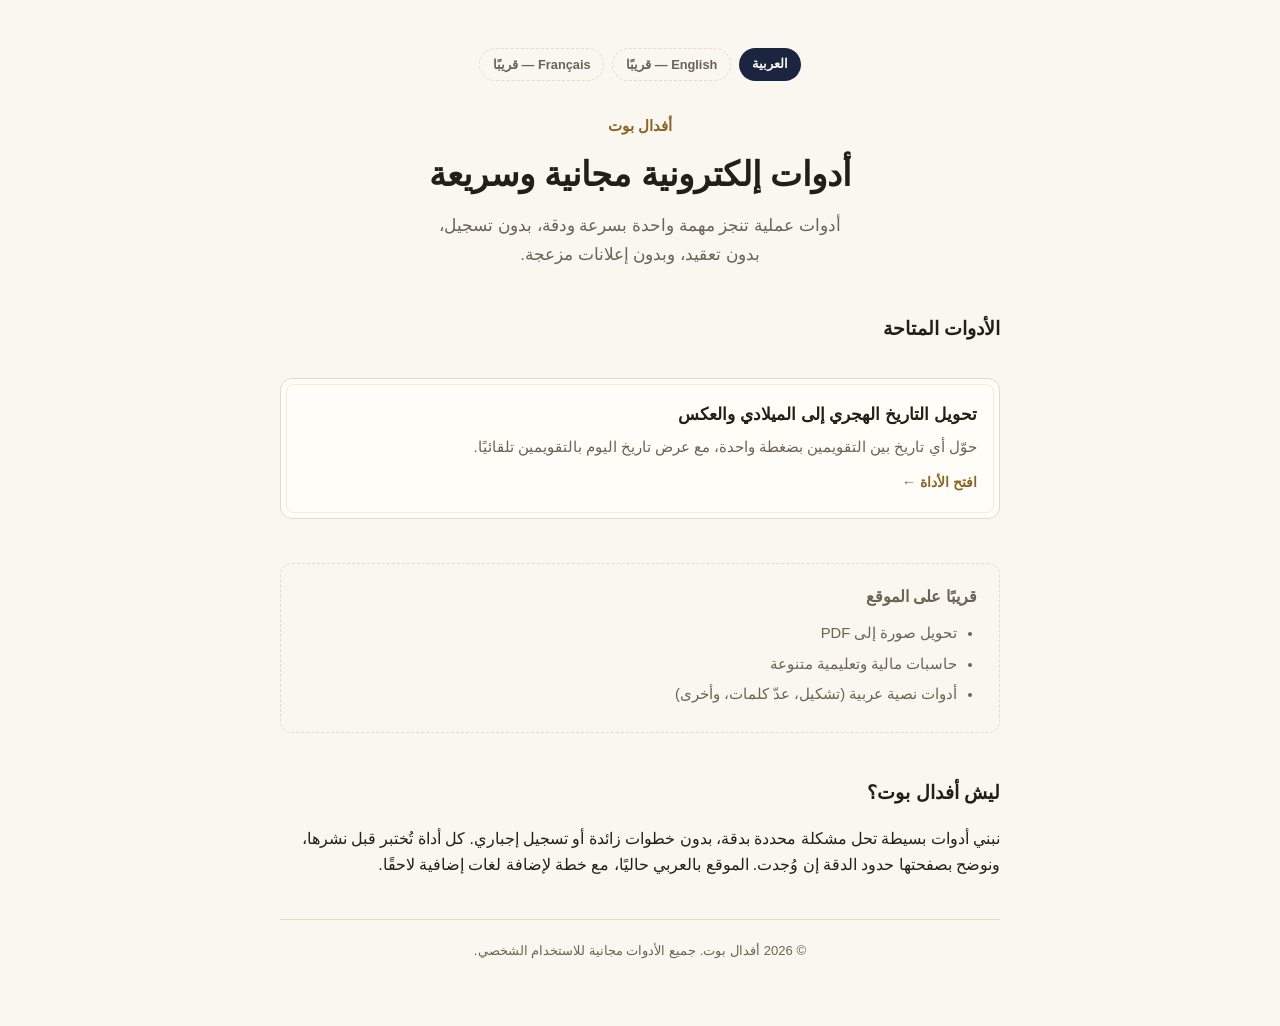
<file: index.html>
<!DOCTYPE html>
<html lang="ar" dir="rtl">
<head>
<meta charset="UTF-8">
<meta name="viewport" content="width=device-width, initial-scale=1, viewport-fit=cover">
<title>أفدال بوت | أدوات إلكترونية مجانية وسريعة</title>
<meta name="description" content="مجموعة أدوات إلكترونية مجانية: تحويل التاريخ الهجري والميلادي، وأدوات تحويل وحساب إضافية قريبًا. بدون تسجيل وبدون إعلانات مزعجة.">
<link rel="canonical" href="https://afdalbot.com/">
<style>
  :root{
    --ink:#241f16; --paper:#faf7f0; --panel:#fffdf8;
    --brass:#b4883f; --brass-dark:#8a6526; --indigo:#1b2540;
    --line:#e4dcc8; --muted:#6b6353;
    box-sizing:border-box;
    padding-top: env(safe-area-inset-top, 0px);
    padding-bottom: env(safe-area-inset-bottom, 0px);
  }
  @media (prefers-color-scheme: dark){
    :root:not([data-theme="light"]){
      --ink:#efe9da; --paper:#15130f; --panel:#1d1a14;
      --brass:#d4a94f; --brass-dark:#e8c169; --indigo:#c9d3ec;
      --line:#332e22; --muted:#9c927a;
    }
  }
  *{box-sizing:border-box;}
  html{scroll-padding-top: env(safe-area-inset-top, 0px);}
  body{
    margin:0; background:var(--paper); color:var(--ink);
    font-family:-apple-system,"Segoe UI",Tahoma,Arial,sans-serif; line-height:1.7;
    -webkit-font-smoothing:antialiased;
  }
  .wrap{max-width:760px; margin:0 auto; padding:3rem 1.25rem 4rem;}

  .langbar{
    display:flex; justify-content:center; gap:.5rem; margin-bottom:2rem; flex-wrap:wrap;
  }
  .langbar span{
    padding:.3rem .8rem; border-radius:20px; font-size:.8rem; font-weight:700;
  }
  .langbar .active{background:var(--indigo); color:var(--paper);}
  .langbar .soon-lang{border:1px dashed var(--line); color:var(--muted);}

  header{text-align:center; margin-bottom:2.75rem;}
  .kicker{color:var(--brass-dark); font-weight:700; font-size:.95rem;}
  h1{font-size:2.1rem; font-weight:900; margin:.4rem 0 .6rem;}
  header p{color:var(--muted); font-size:1.05rem; max-width:46ch; margin:0 auto;}

  h2{font-size:1.2rem; font-weight:700; margin:0 0 1rem;}

  .tools{display:grid; gap:1rem; margin-bottom:2.75rem;}
  .tool-card{
    display:block; background:var(--panel); border:1px solid var(--line);
    border-radius:12px; padding:1.4rem; text-decoration:none; color:inherit;
    position:relative;
  }
  .tool-card::before{
    content:""; position:absolute; inset:5px; border:1px solid var(--line);
    border-radius:8px; opacity:.55; pointer-events:none;
  }
  .tool-card .name{font-weight:700; font-size:1.05rem; margin-bottom:.3rem;}
  .tool-card .desc{color:var(--muted); font-size:.92rem;}
  .tool-card .go{
    display:inline-block; margin-top:.7rem; color:var(--brass-dark); font-weight:700; font-size:.88rem;
  }

  .soon{
    background:transparent; border:1px dashed var(--line); border-radius:12px;
    padding:1.2rem 1.4rem; margin-bottom:2.75rem;
  }
  .soon h2{font-size:1rem; color:var(--muted); margin-bottom:.7rem;}
  .soon ul{margin:0; padding-inline-start:1.2rem; color:var(--muted); font-size:.92rem;}
  .soon li{margin-bottom:.35rem;}

  section.about p{color:var(--ink); font-size:.98rem;}

  footer{margin-top:2.5rem; padding-top:1.25rem; border-top:1px solid var(--line); text-align:center;}
  footer p{color:var(--muted); font-size:.82rem; margin:0;}
</style>
</head>
<body>
<div class="wrap">

  <div class="langbar">
    <span class="active">العربية</span>
    <span class="soon-lang">English — قريبًا</span>
    <span class="soon-lang">Français — قريبًا</span>
  </div>

  <header>
    <div class="kicker">أفدال بوت</div>
    <h1>أدوات إلكترونية مجانية وسريعة</h1>
    <p>أدوات عملية تنجز مهمة واحدة بسرعة ودقة، بدون تسجيل، بدون تعقيد، وبدون إعلانات مزعجة.</p>
  </header>

  <div class="tools">
    <h2>الأدوات المتاحة</h2>
    <a class="tool-card" href="/ar/تحويل-التاريخ-الهجري-الى-الميلادي/">
      <div class="name">تحويل التاريخ الهجري إلى الميلادي والعكس</div>
      <div class="desc">حوّل أي تاريخ بين التقويمين بضغطة واحدة، مع عرض تاريخ اليوم بالتقويمين تلقائيًا.</div>
      <span class="go">افتح الأداة ←</span>
    </a>
  </div>

  <div class="soon">
    <h2>قريبًا على الموقع</h2>
    <ul>
      <li>تحويل صورة إلى PDF</li>
      <li>حاسبات مالية وتعليمية متنوعة</li>
      <li>أدوات نصية عربية (تشكيل، عدّ كلمات، وأخرى)</li>
    </ul>
  </div>

  <section class="about">
    <h2>ليش أفدال بوت؟</h2>
    <p>نبني أدوات بسيطة تحل مشكلة محددة بدقة، بدون خطوات زائدة أو تسجيل إجباري. كل أداة تُختبر قبل نشرها، ونوضح بصفحتها حدود الدقة إن وُجدت. الموقع بالعربي حاليًا، مع خطة لإضافة لغات إضافية لاحقًا.</p>
  </section>

  <footer>
    <p>© 2026 أفدال بوت. جميع الأدوات مجانية للاستخدام الشخصي.</p>
  </footer>

</div>
</body>
</html>
</file>
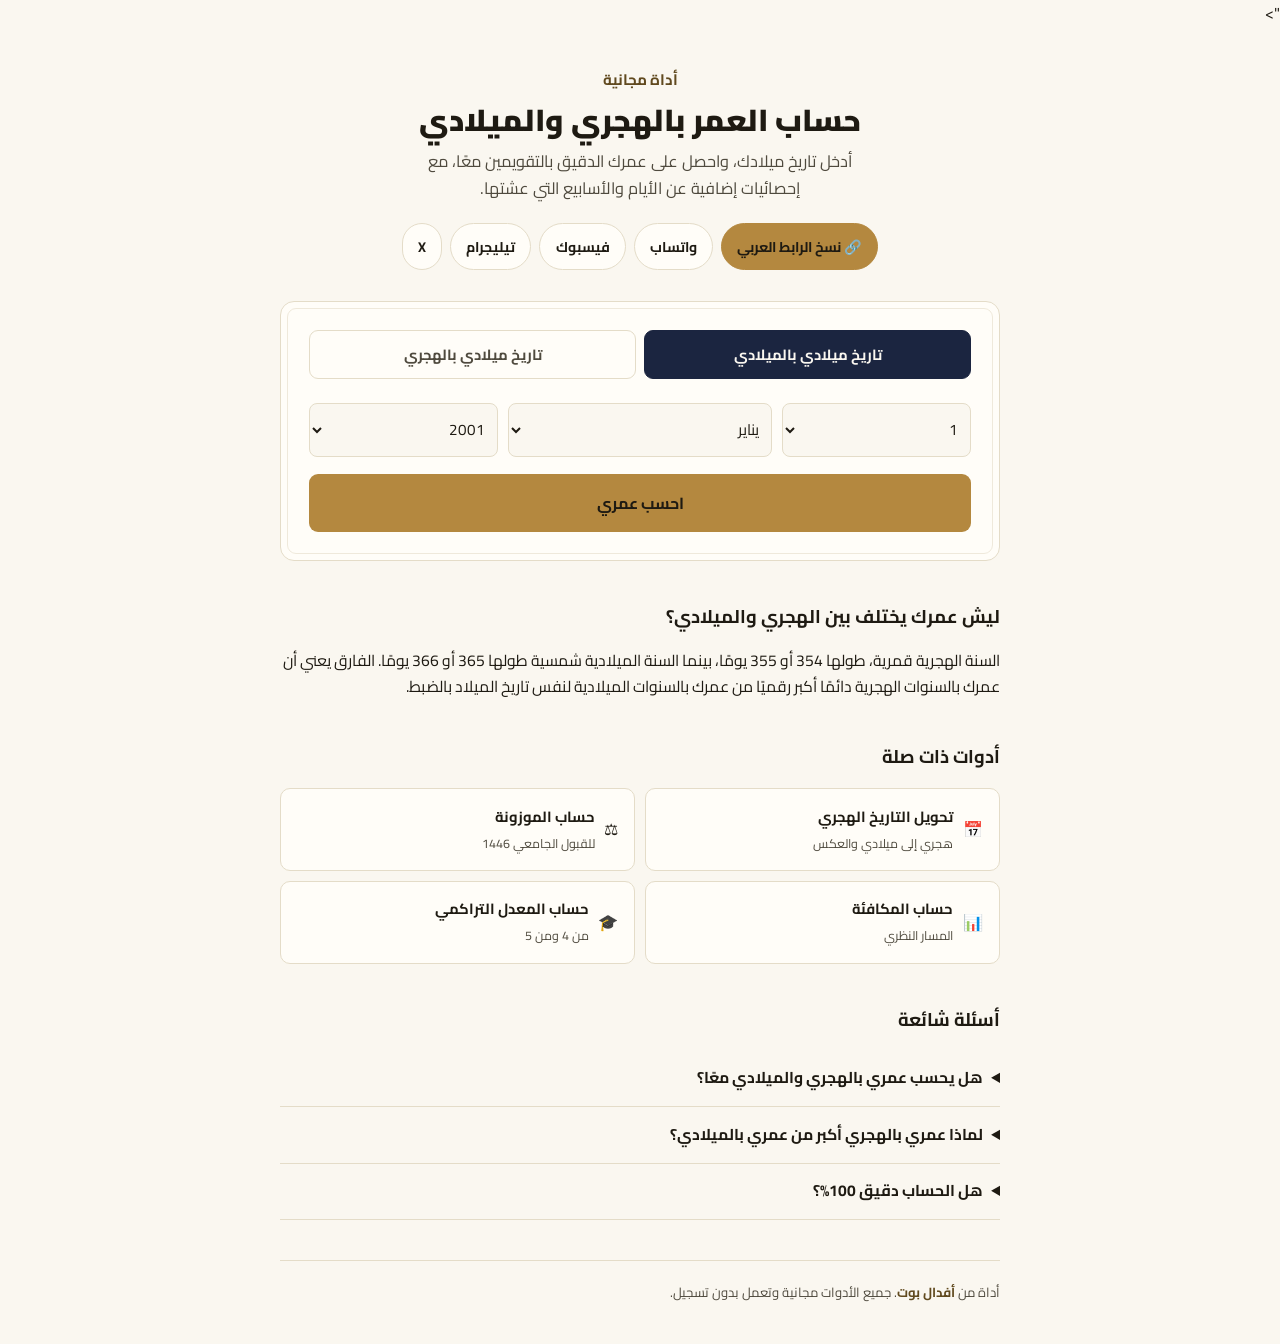
<file: ar/hisab-al-omr/index.html>
<!DOCTYPE html>
<html lang="ar" dir="rtl">
<head>
<meta charset="UTF-8">
<meta name="viewport" content="width=device-width, initial-scale=1, viewport-fit=cover">
<title>حساب العمر بالهجري والميلادي - 1446</title>
<meta name="description" content="احسب عمرك بالضبط بالتقويمين الهجري والميلادي، مع عدد الأيام التي عشتها ومتى موعد عيد ميلادك القادم.">
<link rel="canonical" href="<link rel="canonical" href="https://afdalbot.com/ar/hisab-al-omr/">">
<link rel="preload" href="/fonts/cairo-v31-arabic_latin-regular.woff2" as="font" type="font/woff2" crossorigin>
<link rel="preload" href="/fonts/cairo-v31-arabic_latin-700.woff2" as="font" type="font/woff2" crossorigin>
<link rel="preload" href="/fonts/cairo-v31-arabic_latin-900.woff2" as="font" type="font/woff2" crossorigin>
<script type="application/ld+json">
{"@context":"https://schema.org","@type":"FAQPage","mainEntity":[{"@type":"Question","name":"هل يحسب عمري بالهجري والميلادي معًا؟","acceptedAnswer":{"@type":"Answer","text":"نعم، تدخل تاريخ ميلادك مرة واحدة (هجريًا أو ميلاديًا) وتظهر لك النتيجة بالتقويمين معًا: السنوات والشهور والأيام بكل تقويم على حدة."}},{"@type":"Question","name":"لماذا عمري بالهجري أكبر من عمري بالميلادي؟","acceptedAnswer":{"@type":"Answer","text":"لأن السنة الهجرية أقصر من الميلادية بنحو 10-11 يومًا، فيتراكم مع الزمن سنوات هجرية إضافية مقارنة بنفس المدة الزمنية بالميلادي."}},{"@type":"Question","name":"هل الحساب دقيق 100%؟","acceptedAnswer":{"@type":"Answer","text":"الجزء الميلادي دقيق حسابيًا تمامًا. الجزء الهجري يعتمد التقويم الحسابي (التبويبي)، وقد يختلف بيوم واحد عن رؤية الهلال الفعلية في بعض الأشهر، وهو فرق معروف بين الطريقتين."}}]}
</script>
<style>
  @font-face{font-family:'Cairo';font-style:normal;font-weight:400;font-display:optional;src:url('/fonts/cairo-v31-arabic_latin-regular.woff2') format('woff2');}
  @font-face{font-family:'Cairo';font-style:normal;font-weight:700;font-display:optional;src:url('/fonts/cairo-v31-arabic_latin-700.woff2') format('woff2');}
  @font-face{font-family:'Cairo';font-style:normal;font-weight:900;font-display:optional;src:url('/fonts/cairo-v31-arabic_latin-900.woff2') format('woff2');}
  @font-face{font-family:'Cairo Fallback';src:local('Tahoma'),local('Arial');ascent-override:105%;descent-override:35%;line-gap-override:10%;size-adjust:102%;}
  :root{--ink:#1e1a12;--paper:#faf7f0;--panel:#fffdf8;--brass:#b4883f;--brass-dark:#614a1f;--indigo:#1b2540;--line:#e4dcc8;--muted:#4f4a3e;}
  @media (prefers-color-scheme: dark){:root:not([data-theme="light"]){--ink:#efe9da;--paper:#15130f;--panel:#1d1a14;--brass:#d4a94f;--brass-dark:#e8c169;--indigo:#c9d3ec;--line:#332e22;--muted:#b8b0a0;}}
  *{box-sizing:border-box;}body{margin:0;background:var(--paper);color:var(--ink);font-family:'Cairo','Cairo Fallback',-apple-system,"Segoe UI",Tahoma,Arial,sans-serif;line-height:1.7;-webkit-font-smoothing:antialiased;}
  .wrap{max-width:760px;margin:0 auto;padding:2.5rem 1.25rem 4rem;}header{text-align:center;margin-bottom:1.2rem;}.kicker{color:var(--brass-dark);font-weight:700;font-size:.95rem;}h1{font-size:1.9rem;font-weight:900;margin:.35rem 0 .5rem;line-height:1.35;}header p{color:var(--muted);font-size:1.02rem;margin:0 auto;max-width:52ch;}
  .sr-only{position:absolute;width:1px;height:1px;padding:0;margin:-1px;overflow:hidden;clip:rect(0,0,0,0);white-space:nowrap;border:0;}
  .share-bar{display:flex;flex-wrap:wrap;gap:.5rem;justify-content:center;margin:1.25rem 0 1.9rem;min-height:44px;}
  .share-btn{display:inline-flex;align-items:center;gap:.4rem;padding:.6rem .95rem;border-radius:999px;border:1px solid var(--line);background:var(--panel);color:var(--ink);font-weight:700;font-size:.88rem;cursor:pointer;font-family:inherit;min-height:44px;}
  .share-btn.primary{background:var(--brass);border-color:var(--brass);color:#1e1a12;}.share-btn:hover{border-color:var(--brass);}.share-btn.primary:hover{background:var(--brass-dark);color:#fff;}
  .share-btn:focus-visible,.tab:focus-visible,select:focus-visible,button.convert:focus-visible{outline:2px solid var(--brass);outline-offset:2px;}
  .toast{position:fixed;bottom:20px;left:50%;transform:translateX(-50%) translateY(20px);background:var(--indigo);color:#fff;padding:.7rem 1.1rem;border-radius:999px;font-size:.88rem;font-weight:700;opacity:0;pointer-events:none;transition:all .25s;z-index:9999;}.toast.show{opacity:1;transform:translateX(-50%) translateY(0);}
  .card{background:var(--panel);border:1px solid var(--line);border-radius:14px;padding:1.75rem;position:relative;}.card::before{content:"";position:absolute;inset:6px;border:1px solid var(--line);border-radius:9px;pointer-events:none;opacity:.6;}
  .tabs{display:flex;gap:.5rem;margin-bottom:1.5rem;}.tab{flex:1;padding:.7rem;text-align:center;border-radius:9px;cursor:pointer;font-weight:700;font-size:.92rem;border:1px solid var(--line);color:var(--muted);background:transparent;font-family:inherit;min-height:44px;}.tab.active{background:var(--indigo);color:var(--paper);border-color:var(--indigo);}
  .panel{display:none;}.panel.active{display:block;}.row{display:grid;grid-template-columns:1fr 1.4fr 1fr;gap:.6rem;margin-bottom:1.1rem;}
  select{width:100%;padding:.65rem .5rem;border-radius:8px;border:1px solid var(--line);background:var(--paper);color:var(--ink);font-family:inherit;font-size:.95rem;font-variant-numeric:tabular-nums;min-height:44px;}
  button.convert{width:100%;padding:.85rem;border:none;border-radius:9px;cursor:pointer;background:var(--brass);color:#1e1a12;font-family:inherit;font-weight:700;font-size:1rem;min-height:44px;}button.convert:hover{background:var(--brass-dark);color:#fff;}
  .results{margin-top:1.5rem;display:none;min-height:280px;}.results.show{display:block;}
  .age-grid{display:grid;grid-template-columns:1fr 1fr;gap:.8rem;margin-bottom:1rem;}.age-box{background:var(--paper);border:1px solid var(--line);border-radius:10px;padding:1rem;text-align:center;}.age-box .cal{font-size:.8rem;color:var(--muted);font-weight:700;margin-bottom:.4rem;}.age-box .big{font-size:1.5rem;font-weight:900;font-variant-numeric:tabular-nums;color:var(--indigo);}.age-box .unit{font-size:.78rem;color:var(--muted);margin-top:.2rem;}
  .stats{display:grid;grid-template-columns:1fr 1fr;gap:1px;background:var(--line);border:1px solid var(--line);border-radius:10px;overflow:hidden;}.stats>div{background:var(--panel);padding:.8rem .9rem;}.stats .lbl{font-size:.78rem;color:var(--muted);margin-bottom:.2rem;}.stats .val{font-weight:700;font-variant-numeric:tabular-nums;font-size:.95rem;}
  section.about{margin-top:2.5rem;}section.about h2{font-size:1.15rem;font-weight:700;margin-bottom:.6rem;}section.about p{font-size:.98rem;}
  .faq{margin-top:2.5rem;}.faq h2{font-size:1.15rem;font-weight:700;margin-bottom:1rem;}details{border-bottom:1px solid var(--line);padding:.9rem 0;}details summary{font-weight:700;cursor:pointer;font-size:.98rem;}details p{color:var(--muted);margin:.6rem 0 0;font-size:.92rem;}
  .related{margin-top:2.5rem;}.related h2{font-size:1.15rem;font-weight:700;margin-bottom:1rem;}.related-grid{display:grid;grid-template-columns:1fr 1fr;gap:.6rem;}.related-card{background:var(--panel);border:1px solid var(--line);border-radius:10px;padding:.9rem 1rem;text-decoration:none;color:var(--ink);display:flex;align-items:center;gap:.6rem;transition:border-color .2s;}.related-card:hover{border-color:var(--brass);}
  footer{margin-top:2.5rem;padding-top:1.25rem;border-top:1px solid var(--line);}footer p{color:var(--muted);font-size:.82rem;margin:0;}a.home{color:var(--brass-dark);font-weight:700;text-decoration:none;}
  @media (max-width:520px){.row{grid-template-columns:1fr 1fr;} .row select:nth-child(1){grid-column:1/span 2;} .related-grid{grid-template-columns:1fr;}}
</style>
</head>
<body>
<div class="wrap">
  <header>
    <div class="kicker">أداة مجانية</div>
    <h1>حساب العمر بالهجري والميلادي</h1>
    <p>أدخل تاريخ ميلادك، واحصل على عمرك الدقيق بالتقويمين معًا، مع إحصائيات إضافية عن الأيام والأسابيع التي عشتها.</p>
  </header>
  <nav class="share-bar" aria-label="مشاركة الصفحة">
    <button type="button" class="share-btn primary" onclick="copyArabicLink()">🔗 نسخ الرابط العربي</button>
    <button type="button" class="share-btn" onclick="shareWhatsApp()">واتساب</button>
    <button type="button" class="share-btn" onclick="shareFacebook()">فيسبوك</button>
    <button type="button" class="share-btn" onclick="shareTelegram()">تيليجرام</button>
    <button type="button" class="share-btn" onclick="shareX()">X</button>
  </nav>
  <div id="toast" class="toast" role="status" aria-live="polite">تم نسخ الرابط بالعربي ✅</div>
  <div class="card">
    <div class="tabs" role="tablist" aria-label="نوع الإدخال">
      <div class="tab active" role="tab" aria-selected="true" data-tab="greg">تاريخ ميلادي بالميلادي</div>
      <div class="tab" role="tab" aria-selected="false" data-tab="hij">تاريخ ميلادي بالهجري</div>
    </div>
    <div class="panel active" id="panel-greg" role="tabpanel">
      <div class="row">
        <select id="g_day" aria-label="يوم الميلاد الميلادي"></select>
        <select id="g_month" aria-label="شهر الميلاد الميلادي"></select>
        <select id="g_year" aria-label="سنة الميلاد الميلادية"></select>
      </div>
      <button class="convert" onclick="calcFromGregorian()">احسب عمري</button>
    </div>
    <div class="panel" id="panel-hij" role="tabpanel">
      <div class="row">
        <select id="h_day" aria-label="يوم الميلاد الهجري"></select>
        <select id="h_month" aria-label="شهر الميلاد الهجري"></select>
        <select id="h_year" aria-label="سنة الميلاد الهجرية"></select>
      </div>
      <button class="convert" onclick="calcFromHijri()">احسب عمري</button>
    </div>
    <div class="results" id="results" aria-live="polite">
      <div class="age-grid">
        <div class="age-box"><div class="cal">بالميلادي</div><div class="big" id="ageG"></div><div class="unit">سنة / شهر / يوم</div></div>
        <div class="age-box"><div class="cal">بالهجري</div><div class="big" id="ageH"></div><div class="unit">سنة / شهر / يوم</div></div>
      </div>
      <div class="stats">
        <div><div class="lbl">إجمالي الأيام</div><div class="val" id="totalDays"></div></div>
        <div><div class="lbl">إجمالي الأسابيع</div><div class="val" id="totalWeeks"></div></div>
        <div><div class="lbl">يوم الميلاد كان</div><div class="val" id="bornWeekday"></div></div>
        <div><div class="lbl">القادم عيد ميلادك الميلادي بعد</div><div class="val" id="nextG"></div></div>
        <div><div class="lbl">القادم عيد ميلادك الهجري بعد</div><div class="val" id="nextH"></div></div>
      </div>
    </div>
  </div>
  <section class="about">
    <h2>ليش عمرك يختلف بين الهجري والميلادي؟</h2>
    <p>السنة الهجرية قمرية، طولها 354 أو 355 يومًا، بينما السنة الميلادية شمسية طولها 365 أو 366 يومًا. الفارق يعني أن عمرك بالسنوات الهجرية دائمًا أكبر رقميًا من عمرك بالسنوات الميلادية لنفس تاريخ الميلاد بالضبط.</p>
  </section>
  <section class="related">
    <h2>أدوات ذات صلة</h2>
  <div class="related-grid">
  <a class="related-card" href="/ar/tahwil-tarikh-hijri-milady/"><span>📅</span><span><span style="display:block;font-weight:700;font-size:.92rem">تحويل التاريخ الهجري</span><span style="font-size:.78rem;color:var(--muted)">هجري إلى ميلادي والعكس</span></span></a>
  <a class="related-card" href="/ar/hisab-mawzouna/"><span>⚖</span><span><span style="display:block;font-weight:700;font-size:.92rem">حساب الموزونة</span><span style="font-size:.78rem;color:var(--muted)">للقبول الجامعي 1446</span></span></a>
  <a class="related-card" href="/ar/hisab-nisba-mokafaa/"><span>📊</span><span><span style="display:block;font-weight:700;font-size:.92rem">حساب المكافئة</span><span style="font-size:.78rem;color:var(--muted)">المسار النظري</span></span></a>
  <a class="related-card" href="/ar/hisab-moaddal-tarakomi/"><span>🎓</span><span><span style="display:block;font-weight:700;font-size:.92rem">حساب المعدل التراكمي</span><span style="font-size:.78rem;color:var(--muted)">من 4 ومن 5</span></span></a>
</div>
  </section>
  <section class="faq">
    <h2>أسئلة شائعة</h2>
    <details><summary>هل يحسب عمري بالهجري والميلادي معًا؟</summary><p>نعم، تدخل تاريخ ميلادك مرة واحدة وتظهر لك النتيجة بالتقويمين معًا.</p></details>
    <details><summary>لماذا عمري بالهجري أكبر من عمري بالميلادي؟</summary><p>لأن السنة الهجرية أقصر من الميلادية بنحو 10-11 يومًا، فيتراكم مع الزمن سنوات هجرية إضافية.</p></details>
    <details><summary>هل الحساب دقيق 100%؟</summary><p>الجزء الميلادي دقيق تمامًا. الجزء الهجري يعتمد التقويم الحسابي، وقد يختلف بيوم واحد عن رؤية الهلال.</p></details>
  </section>
  <footer><p>أداة من <a class="home" href="/">أفدال بوت</a>. جميع الأدوات مجانية وتعمل بدون تسجيل.</p></footer>
</div>
<script>
function getArabicUrl(){try{return decodeURI(window.location.href);}catch(e){return window.location.href;}}
function getEncodedUrl(){return window.location.href;}
function showToast(msg){const t=document.getElementById('toast');if(msg) t.textContent=msg;t.classList.add('show');setTimeout(()=>t.classList.remove('show'),2200);}
function copyArabicLink(){const u=getArabicUrl();if(navigator.clipboard&&navigator.clipboard.writeText){navigator.clipboard.writeText(u).then(()=>showToast('تم نسخ الرابط بالعربي ✅')).catch(()=>fallbackCopy(u));}else fallbackCopy(u);}
function fallbackCopy(t){const ta=document.createElement('textarea');ta.value=t;document.body.appendChild(ta);ta.select();try{document.execCommand('copy');showToast('تم نسخ الرابط بالعربي ✅');}catch(e){}document.body.removeChild(ta);}
function shareWhatsApp(){open('https://wa.me/?text='+encodeURIComponent(getArabicUrl()),'_blank');}
function shareFacebook(){open('https://www.facebook.com/sharer/sharer.php?u='+encodeURIComponent(getEncodedUrl()),'_blank');}
function shareTelegram(){open('https://t.me/share/url?url='+encodeURIComponent(getEncodedUrl())+'&text='+encodeURIComponent('حساب العمر بالهجري والميلادي'),'_blank');}
function shareX(){open('https://twitter.com/intent/tweet?url='+encodeURIComponent(getEncodedUrl())+'&text='+encodeURIComponent('حساب العمر بالهجري والميلادي'),'_blank');}
function gregorianToJDN(y,m,d){const a=Math.floor((14-m)/12),y2=y+4800-a,m2=m+12*a-3;return d+Math.floor((153*m2+2)/5)+365*y2+Math.floor(y2/4)-Math.floor(y2/100)+Math.floor(y2/400)-32045;}
function jdnToGregorian(jdn){const a=jdn+32044,b=Math.floor((4*a+3)/146097),c=a-Math.floor((146097*b)/4),d=Math.floor((4*c+3)/1461),e=c-Math.floor((1461*d)/4),m=Math.floor((5*e+2)/153);return{year:100*b+d-4800+Math.floor(m/10),month:m+3-12*Math.floor(m/10),day:e-Math.floor((153*m+2)/5)+1};}
function jdnToHijri(jdn){let l=jdn-1948440+10632;const n=Math.floor((l-1)/10631);l=l-10631*n+354;const j=Math.floor((10985-l)/5316)*Math.floor((50*l)/17719)+Math.floor(l/5670)*Math.floor((43*l)/15238);l=l-Math.floor((30-j)/15)*Math.floor((17719*j)/50)-Math.floor(j/16)*Math.floor((15238*j)/43)+29;const hm=Math.floor((24*l)/709),hd=l-Math.floor((709*hm)/24),hy=30*n+j-30;return{year:hy,month:hm,day:hd};}
function hijriToJDN(hy,hm,hd){return Math.floor((11*hy+3)/30)+354*hy+30*hm-Math.floor((hm-1)/2)+hd+1948440-385;}
function daysInHijriMonth(hy,hm){let ny=hy,nm=hm+1;if(nm>12){nm=1;ny+=1;}return hijriToJDN(ny,nm,1)-hijriToJDN(hy,hm,1);}
function daysInGregorianMonth(y,m){let ny=y,nm=m+1;if(nm>12){nm=1;ny+=1;}return gregorianToJDN(ny,nm,1)-gregorianToJDN(y,m,1);}
function ageDiff(by,bm,bd,ty,tm,td,daysInMonthFn){let years=ty-by,months=tm-bm,days=td-bd;if(days<0){months-=1;let pm=tm-1,py=ty;if(pm<1){pm=12;py-=1;}days+=daysInMonthFn(py,pm);}if(months<0){years-=1;months+=12;}return{years,months,days};}
function weekday(jdn){return ((jdn+1)%7+7)%7;}
const hijriMonths=["محرم","صفر","ربيع الأول","ربيع الآخر","جمادى الأولى","جمادى الآخرة","رجب","شعبان","رمضان","شوال","ذو القعدة","ذو الحجة"];
const gregMonths=["يناير","فبراير","مارس","أبريل","مايو","يونيو","يوليو","أغسطس","سبتمبر","أكتوبر","نوفمبر","ديسمبر"];
const weekdayNames=["الأحد","الاثنين","الثلاثاء","الأربعاء","الخميس","الجمعة","السبت"];
function fillSelect(el,count,start,labels){el.innerHTML="";for(let i=0;i<count;i++){const o=document.createElement("option");const v=start+i;o.value=v;o.textContent=labels?labels[i]:v;el.appendChild(o);}}
function initSelectors(){
  const now=new Date();
  const todayJDN=gregorianToJDN(now.getFullYear(),now.getMonth()+1,now.getDate());
  const todayH=jdnToHijri(todayJDN);
  fillSelect(document.getElementById('g_day'),31,1);
  fillSelect(document.getElementById('g_month'),12,1,gregMonths);
  fillSelect(document.getElementById('g_year'),120,now.getFullYear()-100);
  document.getElementById('g_year').value=now.getFullYear()-25;
  fillSelect(document.getElementById('h_day'),30,1);
  fillSelect(document.getElementById('h_month'),12,1,hijriMonths);
  fillSelect(document.getElementById('h_year'),120,todayH.year-100);
  document.getElementById('h_year').value=todayH.year-26;
}
function showResults(birthJDN){
  const now=new Date();
  const todayJDN=gregorianToJDN(now.getFullYear(),now.getMonth()+1,now.getDate());
  const bG=jdnToGregorian(birthJDN), tG=jdnToGregorian(todayJDN);
  const bH=jdnToHijri(birthJDN), tH=jdnToHijri(todayJDN);
  const ageG=ageDiff(bG.year,bG.month,bG.day, tG.year,tG.month,tG.day, daysInGregorianMonth);
  const ageH=ageDiff(bH.year,bH.month,bH.day, tH.year,tH.month,tH.day, daysInHijriMonth);
  document.getElementById('ageG').textContent=`${ageG.years} - ${ageG.months} - ${ageG.days}`;
  document.getElementById('ageH').textContent=`${ageH.years} - ${ageH.months} - ${ageH.days}`;
  document.getElementById('totalDays').textContent=(todayJDN-birthJDN).toLocaleString('ar');
  document.getElementById('totalWeeks').textContent=Math.floor((todayJDN-birthJDN)/7).toLocaleString('ar');
  document.getElementById('bornWeekday').textContent=weekdayNames[weekday(birthJDN)];
  let nyG=tG.year; if (gregorianToJDN(tG.year,bG.month,bG.day) < todayJDN) nyG=tG.year+1;
  let nextGJDN=gregorianToJDN(nyG,bG.month,bG.day);
  document.getElementById('nextG').textContent=(nextGJDN-todayJDN)+' يوم';
  let nyH=tH.year; if (hijriToJDN(tH.year,bH.month,bH.day) < todayJDN) nyH=tH.year+1;
  let nextHJDN=hijriToJDN(nyH,bH.month,bH.day);
  document.getElementById('nextH').textContent=(nextHJDN-todayJDN)+' يوم';
  document.getElementById('results').classList.add('show');
}
function calcFromGregorian(){
  const d=+document.getElementById('g_day').value, m=+document.getElementById('g_month').value, y=+document.getElementById('g_year').value;
  showResults(gregorianToJDN(y,m,d));
}
function calcFromHijri(){
  const d=+document.getElementById('h_day').value, m=+document.getElementById('h_month').value, y=+document.getElementById('h_year').value;
  showResults(hijriToJDN(y,m,d));
}
document.querySelectorAll('.tab').forEach(tab=>{
  tab.addEventListener('click',()=>{
    document.querySelectorAll('.tab').forEach(t=>t.classList.remove('active'));
    document.querySelectorAll('.panel').forEach(p=>p.classList.remove('active'));
    tab.classList.add('active');
    document.getElementById('panel-'+tab.dataset.tab).classList.add('active');
    document.getElementById('results').classList.remove('show');
  });
});
initSelectors();
</script>
</body>
</html>
</file>
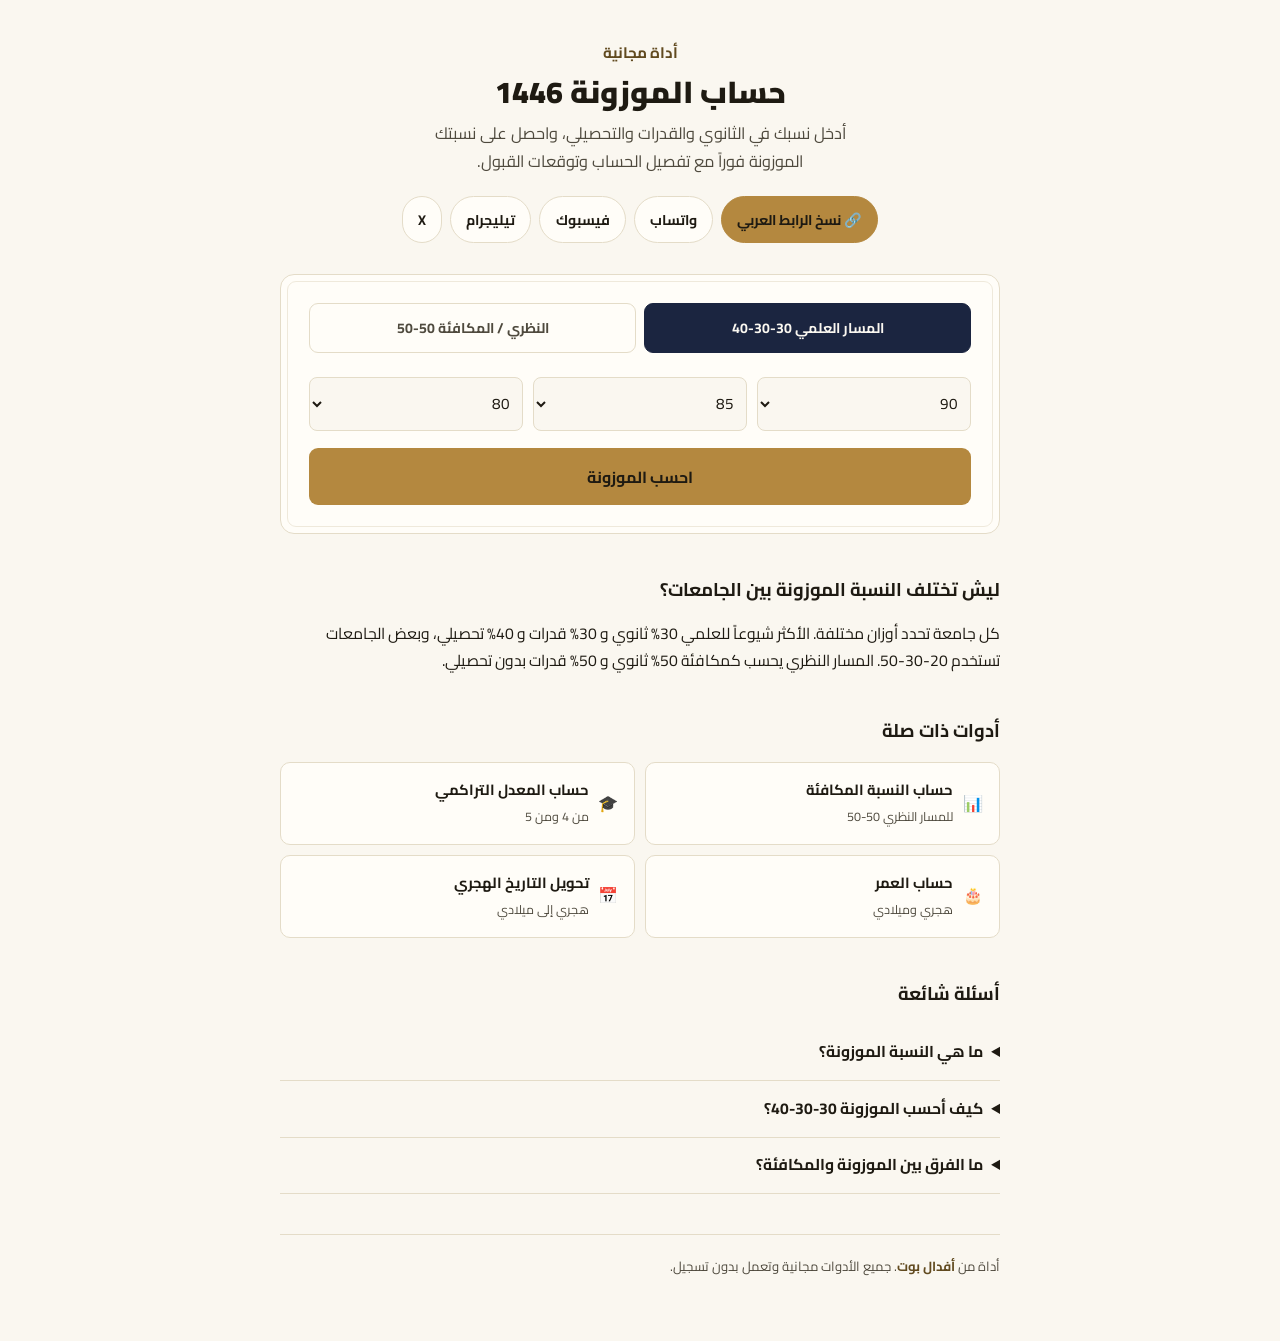
<file: ar/hisab-mawzouna/index.html>
<!DOCTYPE html>
<html lang="ar" dir="rtl">
<head>
<meta charset="UTF-8">
<meta name="viewport" content="width=device-width, initial-scale=1, viewport-fit=cover">
<title>حساب الموزونة 1446 - حساب النسبة الموزونة للجامعات</title>
<meta name="description" content="احسب نسبتك الموزونة للجامعات السعودية 1446 بسهولة - الثانوي والقدرات والتحصيلي مع تفصيل الحساب وتوقعات القبول.">
<link rel="canonical" href="https://afdalbot.com/ar/hisab-mawzouna/">
<link rel="preload" href="/fonts/cairo-v31-arabic_latin-regular.woff2" as="font" type="font/woff2" crossorigin>
<link rel="preload" href="/fonts/cairo-v31-arabic_latin-700.woff2" as="font" type="font/woff2" crossorigin>
<link rel="preload" href="/fonts/cairo-v31-arabic_latin-900.woff2" as="font" type="font/woff2" crossorigin>
<script type="application/ld+json">
{"@context":"https://schema.org","@type":"FAQPage","mainEntity":[{"@type":"Question","name":"ما هي النسبة الموزونة؟","acceptedAnswer":{"@type":"Answer","text":"النسبة الموزونة هي معيار المفاضلة في الجامعات السعودية وتحسب من نسبة الثانوي والقدرات والتحصيلي بأوزان مختلفة حسب الجامعة."}},{"@type":"Question","name":"كيف أحسب الموزونة 30-30-40؟","acceptedAnswer":{"@type":"Answer","text":"(الثانوي × 0.30) + (القدرات × 0.30) + (التحصيلي × 0.40) = النسبة الموزونة."}},{"@type":"Question","name":"ما الفرق بين الموزونة والمكافئة؟","acceptedAnswer":{"@type":"Answer","text":"الموزونة للمسار العلمي تشمل التحصيلي، أما المكافئة للمسار النظري تحسب من الثانوي والقدرات فقط بنسبة 50% لكل منهما."}}]}
</script>
<style>
  @font-face{font-family:'Cairo';font-style:normal;font-weight:400;font-display:optional;src:url('/fonts/cairo-v31-arabic_latin-regular.woff2') format('woff2');}
  @font-face{font-family:'Cairo';font-style:normal;font-weight:700;font-display:optional;src:url('/fonts/cairo-v31-arabic_latin-700.woff2') format('woff2');}
  @font-face{font-family:'Cairo';font-style:normal;font-weight:900;font-display:optional;src:url('/fonts/cairo-v31-arabic_latin-900.woff2') format('woff2');}
  @font-face{font-family:'Cairo Fallback';src:local('Tahoma'),local('Arial');ascent-override:105%;descent-override:35%;line-gap-override:10%;size-adjust:102%;}
  :root{--ink:#1e1a12;--paper:#faf7f0;--panel:#fffdf8;--brass:#b4883f;--brass-dark:#614a1f;--indigo:#1b2540;--line:#e4dcc8;--muted:#4f4a3e;}
  @media (prefers-color-scheme: dark){:root:not([data-theme="light"]){--ink:#efe9da;--paper:#15130f;--panel:#1d1a14;--brass:#d4a94f;--brass-dark:#e8c169;--indigo:#c9d3ec;--line:#332e22;--muted:#b8b0a0;}}
  *{box-sizing:border-box;}body{margin:0;background:var(--paper);color:var(--ink);font-family:'Cairo','Cairo Fallback',-apple-system,"Segoe UI",Tahoma,Arial,sans-serif;line-height:1.7;-webkit-font-smoothing:antialiased;}
  .wrap{max-width:760px;margin:0 auto;padding:2.5rem 1.25rem 4rem;}header{text-align:center;margin-bottom:1.2rem;}.kicker{color:var(--brass-dark);font-weight:700;font-size:.95rem;}h1{font-size:1.9rem;font-weight:900;margin:.35rem 0 .5rem;line-height:1.35;}header p{color:var(--muted);font-size:1.02rem;margin:0 auto;max-width:52ch;}
  .sr-only{position:absolute;width:1px;height:1px;padding:0;margin:-1px;overflow:hidden;clip:rect(0,0,0,0);white-space:nowrap;border:0;}
  .share-bar{display:flex;flex-wrap:wrap;gap:.5rem;justify-content:center;margin:1.25rem 0 1.9rem;min-height:44px;}
  .share-btn{display:inline-flex;align-items:center;gap:.4rem;padding:.6rem .95rem;border-radius:999px;border:1px solid var(--line);background:var(--panel);color:var(--ink);font-weight:700;font-size:.88rem;cursor:pointer;font-family:inherit;min-height:44px;}
  .share-btn.primary{background:var(--brass);border-color:var(--brass);color:#1e1a12;}.share-btn:hover{border-color:var(--brass);}.share-btn.primary:hover{background:var(--brass-dark);color:#fff;}
  .share-btn:focus-visible,.tab:focus-visible,select:focus-visible,button.convert:focus-visible{outline:2px solid var(--brass);outline-offset:2px;}
  .toast{position:fixed;bottom:20px;left:50%;transform:translateX(-50%) translateY(20px);background:var(--indigo);color:#fff;padding:.7rem 1.1rem;border-radius:999px;font-size:.88rem;font-weight:700;opacity:0;pointer-events:none;transition:all .25s;z-index:9999;}.toast.show{opacity:1;transform:translateX(-50%) translateY(0);}
  .card{background:var(--panel);border:1px solid var(--line);border-radius:14px;padding:1.75rem;position:relative;}.card::before{content:"";position:absolute;inset:6px;border:1px solid var(--line);border-radius:9px;pointer-events:none;opacity:.6;}
  .tabs{display:flex;gap:.5rem;margin-bottom:1.5rem;}.tab{flex:1;padding:.7rem;text-align:center;border-radius:9px;cursor:pointer;font-weight:700;font-size:.88rem;border:1px solid var(--line);color:var(--muted);background:transparent;font-family:inherit;min-height:44px;}.tab.active{background:var(--indigo);color:var(--paper);border-color:var(--indigo);}
  .panel{display:none;}.panel.active{display:block;}.row{display:grid;grid-template-columns:1fr 1fr 1fr;gap:.6rem;margin-bottom:1.1rem;}.row.two{grid-template-columns:1fr 1fr;}
  select{width:100%;padding:.65rem .5rem;border-radius:8px;border:1px solid var(--line);background:var(--paper);color:var(--ink);font-family:inherit;font-size:.95rem;font-variant-numeric:tabular-nums;min-height:44px;}
  button.convert{width:100%;padding:.85rem;border:none;border-radius:9px;cursor:pointer;background:var(--brass);color:#1e1a12;font-family:inherit;font-weight:700;font-size:1rem;min-height:44px;}button.convert:hover{background:var(--brass-dark);color:#fff;}
  .results{margin-top:1.5rem;display:none;min-height:260px;}.results.show{display:block;}
  .age-grid{display:grid;grid-template-columns:1fr 1fr;gap:.8rem;margin-bottom:1rem;}.age-box{background:var(--paper);border:1px solid var(--line);border-radius:10px;padding:1rem;text-align:center;}.age-box .cal{font-size:.8rem;color:var(--muted);font-weight:700;margin-bottom:.4rem;}.age-box .big{font-size:1.6rem;font-weight:900;font-variant-numeric:tabular-nums;color:var(--indigo);}.age-box .unit{font-size:.78rem;color:var(--muted);margin-top:.2rem;}
  .stats{display:grid;grid-template-columns:1fr 1fr;gap:1px;background:var(--line);border:1px solid var(--line);border-radius:10px;overflow:hidden;}.stats>div{background:var(--panel);padding:.8rem .9rem;}.stats .lbl{font-size:.78rem;color:var(--muted);margin-bottom:.2rem;}.stats .val{font-weight:700;font-variant-numeric:tabular-nums;font-size:.92rem;}
  section.about{margin-top:2.5rem;}section.about h2{font-size:1.15rem;font-weight:700;margin-bottom:.6rem;}section.about p{font-size:.98rem;}
  .related{margin-top:2.5rem;}.related h2{font-size:1.15rem;font-weight:700;margin-bottom:1rem;}.related-grid{display:grid;grid-template-columns:1fr 1fr;gap:.6rem;}.related-card{background:var(--panel);border:1px solid var(--line);border-radius:10px;padding:.9rem 1rem;text-decoration:none;color:var(--ink);display:flex;align-items:center;gap:.6rem;transition:border-color .2s;}.related-card:hover{border-color:var(--brass);}
  .faq{margin-top:2.5rem;}.faq h2{font-size:1.15rem;font-weight:700;margin-bottom:1rem;}details{border-bottom:1px solid var(--line);padding:.9rem 0;}details summary{font-weight:700;cursor:pointer;font-size:.98rem;}details p{color:var(--muted);margin:.6rem 0 0;font-size:.92rem;}
  footer{margin-top:2.5rem;padding-top:1.25rem;border-top:1px solid var(--line);}footer p{color:var(--muted);font-size:.82rem;margin:0;}a.home{color:var(--brass-dark);font-weight:700;text-decoration:none;}
  @media (max-width:520px){.row{grid-template-columns:1fr;} .row.two{grid-template-columns:1fr;} .age-grid{grid-template-columns:1fr;} .related-grid{grid-template-columns:1fr;}}
</style>
</head>
<body>
<div class="wrap">
  <header>
    <div class="kicker">أداة مجانية</div>
    <h1>حساب الموزونة 1446</h1>
    <p>أدخل نسبك في الثانوي والقدرات والتحصيلي، واحصل على نسبتك الموزونة فوراً مع تفصيل الحساب وتوقعات القبول.</p>
  </header>
  <nav class="share-bar" aria-label="مشاركة الصفحة">
    <button type="button" class="share-btn primary" onclick="copyArabicLink()">🔗 نسخ الرابط العربي</button>
    <button type="button" class="share-btn" onclick="shareWhatsApp()">واتساب</button>
    <button type="button" class="share-btn" onclick="shareFacebook()">فيسبوك</button>
    <button type="button" class="share-btn" onclick="shareTelegram()">تيليجرام</button>
    <button type="button" class="share-btn" onclick="shareX()">X</button>
  </nav>
  <div id="toast" class="toast" role="status" aria-live="polite">تم نسخ الرابط بالعربي ✅</div>
  <div class="card">
    <div class="tabs" role="tablist">
      <button class="tab active" role="tab" aria-selected="true" data-tab="sci">المسار العلمي 30-30-40</button>
      <button class="tab" role="tab" aria-selected="false" data-tab="theo">النظري / المكافئة 50-50</button>
    </div>
    <div class="panel active" id="panel-sci" role="tabpanel">
      <div class="row">
        <select id="s_high" aria-label="نسبة الثانوي"></select>
        <select id="s_qud" aria-label="درجة القدرات"></select>
        <select id="s_tah" aria-label="درجة التحصيلي"></select>
      </div>
      <button class="convert" onclick="calcSci()">احسب الموزونة</button>
    </div>
    <div class="panel" id="panel-theo" role="tabpanel">
      <div class="row two">
        <select id="t_high" aria-label="نسبة الثانوي للمسار النظري"></select>
        <select id="t_qud" aria-label="درجة القدرات للمسار النظري"></select>
      </div>
      <button class="convert" onclick="calcTheo()">احسب المكافئة</button>
    </div>
    <div class="results" id="results" aria-live="polite">
      <div class="age-grid">
        <div class="age-box"><div class="cal">نسبتك الموزونة</div><div class="big" id="totalM">0</div><div class="unit">من 100</div></div>
        <div class="age-box"><div class="cal">التقدير</div><div class="big" id="taq">-</div><div class="unit" id="taqDesc">-</div></div>
      </div>
      <div class="stats">
        <div><div class="lbl">طريقة الحساب</div><div class="val" id="calcDet">-</div></div>
        <div><div class="lbl">مساهمة الثانوي</div><div class="val" id="cHigh">-</div></div>
        <div><div class="lbl">مساهمة القدرات</div><div class="val" id="cQud">-</div></div>
        <div><div class="lbl">مساهمة التحصيلي</div><div class="val" id="cTah">-</div></div>
        <div><div class="lbl">توقع القبول</div><div class="val" id="qab">-</div></div>
        <div><div class="lbl">نصيحة</div><div class="val" id="tip">-</div></div>
      </div>
    </div>
  </div>
  <section class="about">
    <h2>ليش تختلف النسبة الموزونة بين الجامعات؟</h2>
    <p>كل جامعة تحدد أوزان مختلفة. الأكثر شيوعاً للعلمي 30% ثانوي و 30% قدرات و 40% تحصيلي، وبعض الجامعات تستخدم 20-30-50. المسار النظري يحسب كمكافئة 50% ثانوي و 50% قدرات بدون تحصيلي.</p>
  </section>
  <section class="related">
    <h2>أدوات ذات صلة</h2>
    <div class="related-grid">
    <a class="related-card" href="/ar/hisab-nisba-mokafaa/"><span>📊</span><span><span style="display:block;font-weight:700;font-size:.92rem">حساب النسبة المكافئة</span><span style="font-size:.78rem;color:var(--muted)">للمسار النظري 50-50</span></span></a>
<a class="related-card" href="/ar/hisab-moaddal-tarakomi/"><span>🎓</span><span><span style="display:block;font-weight:700;font-size:.92rem">حساب المعدل التراكمي</span><span style="font-size:.78rem;color:var(--muted)">من 4 ومن 5</span></span></a>
<a class="related-card" href="/ar/hisab-al-omr/"><span>🎂</span><span><span style="display:block;font-weight:700;font-size:.92rem">حساب العمر</span><span style="font-size:.78rem;color:var(--muted)">هجري وميلادي</span></span></a>
<a class="related-card" href="/ar/tahwil-tarikh-hijri-milady/"><span>📅</span><span><span style="display:block;font-weight:700;font-size:.92rem">تحويل التاريخ الهجري</span><span style="font-size:.78rem;color:var(--muted)">هجري إلى ميلادي</span></span></a>
    </div>
  </section>
  <section class="faq">
    <h2>أسئلة شائعة</h2>
    <details><summary>ما هي النسبة الموزونة؟</summary><p>هي معيار المفاضلة في الجامعات السعودية وتحسب من نسبة الثانوي والقدرات والتحصيلي بأوزان مختلفة حسب الجامعة.</p></details>
    <details><summary>كيف أحسب الموزونة 30-30-40؟</summary><p>(الثانوي × 0.30) + (القدرات × 0.30) + (التحصيلي × 0.40) = النسبة الموزونة.</p></details>
    <details><summary>ما الفرق بين الموزونة والمكافئة؟</summary><p>الموزونة للمسار العلمي تشمل التحصيلي، أما المكافئة للمسار النظري تحسب من الثانوي والقدرات فقط بنسبة 50% لكل منهما.</p></details>
  </section>
  <footer><p>أداة من <a class="home" href="/">أفدال بوت</a>. جميع الأدوات مجانية وتعمل بدون تسجيل.</p></footer>
</div>
<script>
function getArabicUrl(){try{return decodeURI(location.href);}catch(e){return location.href;}}
function getEncodedUrl(){return location.href;}
function showToast(m){var t=document.getElementById('toast');if(m)t.textContent=m;t.classList.add('show');setTimeout(function(){t.classList.remove('show');},2200);}
function copyArabicLink(){var u=getArabicUrl();if(navigator.clipboard&&navigator.clipboard.writeText){navigator.clipboard.writeText(u).then(function(){showToast('تم نسخ الرابط بالعربي ✅');}).catch(function(){fallbackCopy(u);});}else fallbackCopy(u);}
function fallbackCopy(t){var ta=document.createElement('textarea');ta.value=t;document.body.appendChild(ta);ta.select();try{document.execCommand('copy');showToast('تم نسخ الرابط بالعربي ✅');}catch(e){}document.body.removeChild(ta);}
function shareWhatsApp(){open('https://wa.me/?text='+encodeURIComponent(getArabicUrl()),'_blank');}
function shareFacebook(){open('https://www.facebook.com/sharer/sharer.php?u='+encodeURIComponent(getEncodedUrl()),'_blank');}
function shareTelegram(){open('https://t.me/share/url?url='+encodeURIComponent(getEncodedUrl())+'&text='+encodeURIComponent('حساب الموزونة 1446'),'_blank');}
function shareX(){open('https://twitter.com/intent/tweet?url='+encodeURIComponent(getEncodedUrl())+'&text='+encodeURIComponent('حساب الموزونة 1446'),'_blank');}
function fillSelect(el,start,end,step,def){el.innerHTML='';for(var v=end;v>=start;v-=step){var o=document.createElement('option');var vv=Math.round(v*10)/10;o.value=vv;o.textContent=vv;if(vv===def)o.selected=true;el.appendChild(o);}}
function init(){fillSelect(document.getElementById('s_high'),0,100,0.5,90);fillSelect(document.getElementById('s_qud'),0,100,0.5,85);fillSelect(document.getElementById('s_tah'),0,100,0.5,80);fillSelect(document.getElementById('t_high'),0,100,0.5,90);fillSelect(document.getElementById('t_qud'),0,100,0.5,85);}
function taqdeer(n){if(n>=90)return['ممتاز','تؤهلك لكل التخصصات'];if(n>=80)return['جيد جدا','تؤهلك للهندسة والعلوم'];if(n>=70)return['جيد','تؤهلك للتربية والآداب'];return['مقبول','تحتاج رفع التحصيلي'];}
function qaboul(n){if(n>=87)return 'الطب والصيدلة - منافسة عالية';if(n>=83)return 'الهندسة والحاسب';if(n>=78)return 'العلوم والتمريض';if(n>=70)return 'إدارة الأعمال والتربية';return 'الكليات النظرية والدبلوم';}
function showRes(total,high,qud,tah,wH,wQ,wT){var res=document.getElementById('results');var t=taqdeer(total);document.getElementById('totalM').textContent=total.toFixed(2);document.getElementById('taq').textContent=t[0];document.getElementById('taqDesc').textContent=t[1];document.getElementById('calcDet').textContent='('+high+'×'+wH+')+('+qud+'×'+wQ+')+('+tah+'×'+wT+')';document.getElementById('cHigh').textContent=(high*wH).toFixed(2);document.getElementById('cQud').textContent=(qud*wQ).toFixed(2);document.getElementById('cTah').textContent=wT>0?(tah*wT).toFixed(2):'0';document.getElementById('qab').textContent=qaboul(total);document.getElementById('tip').textContent=total<80?'ارفع التحصيلي أهم عامل':'حافظ على مستواك';res.classList.add('show');res.scrollIntoView({behavior:'smooth',block:'nearest'});}
function calcSci(){var h=parseFloat(document.getElementById('s_high').value),q=parseFloat(document.getElementById('s_qud').value),t=parseFloat(document.getElementById('s_tah').value);var total=h*0.3+q*0.3+t*0.4;showRes(total,h,q,t,0.3,0.3,0.4);}
function calcTheo(){var h=parseFloat(document.getElementById('t_high').value),q=parseFloat(document.getElementById('t_qud').value);var total=h*0.5+q*0.5;showRes(total,h,q,0,0.5,0.5,0);}
document.querySelectorAll('.tab').forEach(function(tab){tab.addEventListener('click',function(){document.querySelectorAll('.tab').forEach(function(x){x.classList.remove('active');x.setAttribute('aria-selected','false');});document.querySelectorAll('.panel').forEach(function(p){p.classList.remove('active');});tab.classList.add('active');tab.setAttribute('aria-selected','true');document.getElementById('panel-'+tab.dataset.tab).classList.add('active');document.getElementById('results').classList.remove('show');});});
init();
</script>
</body>
</html>
</file>
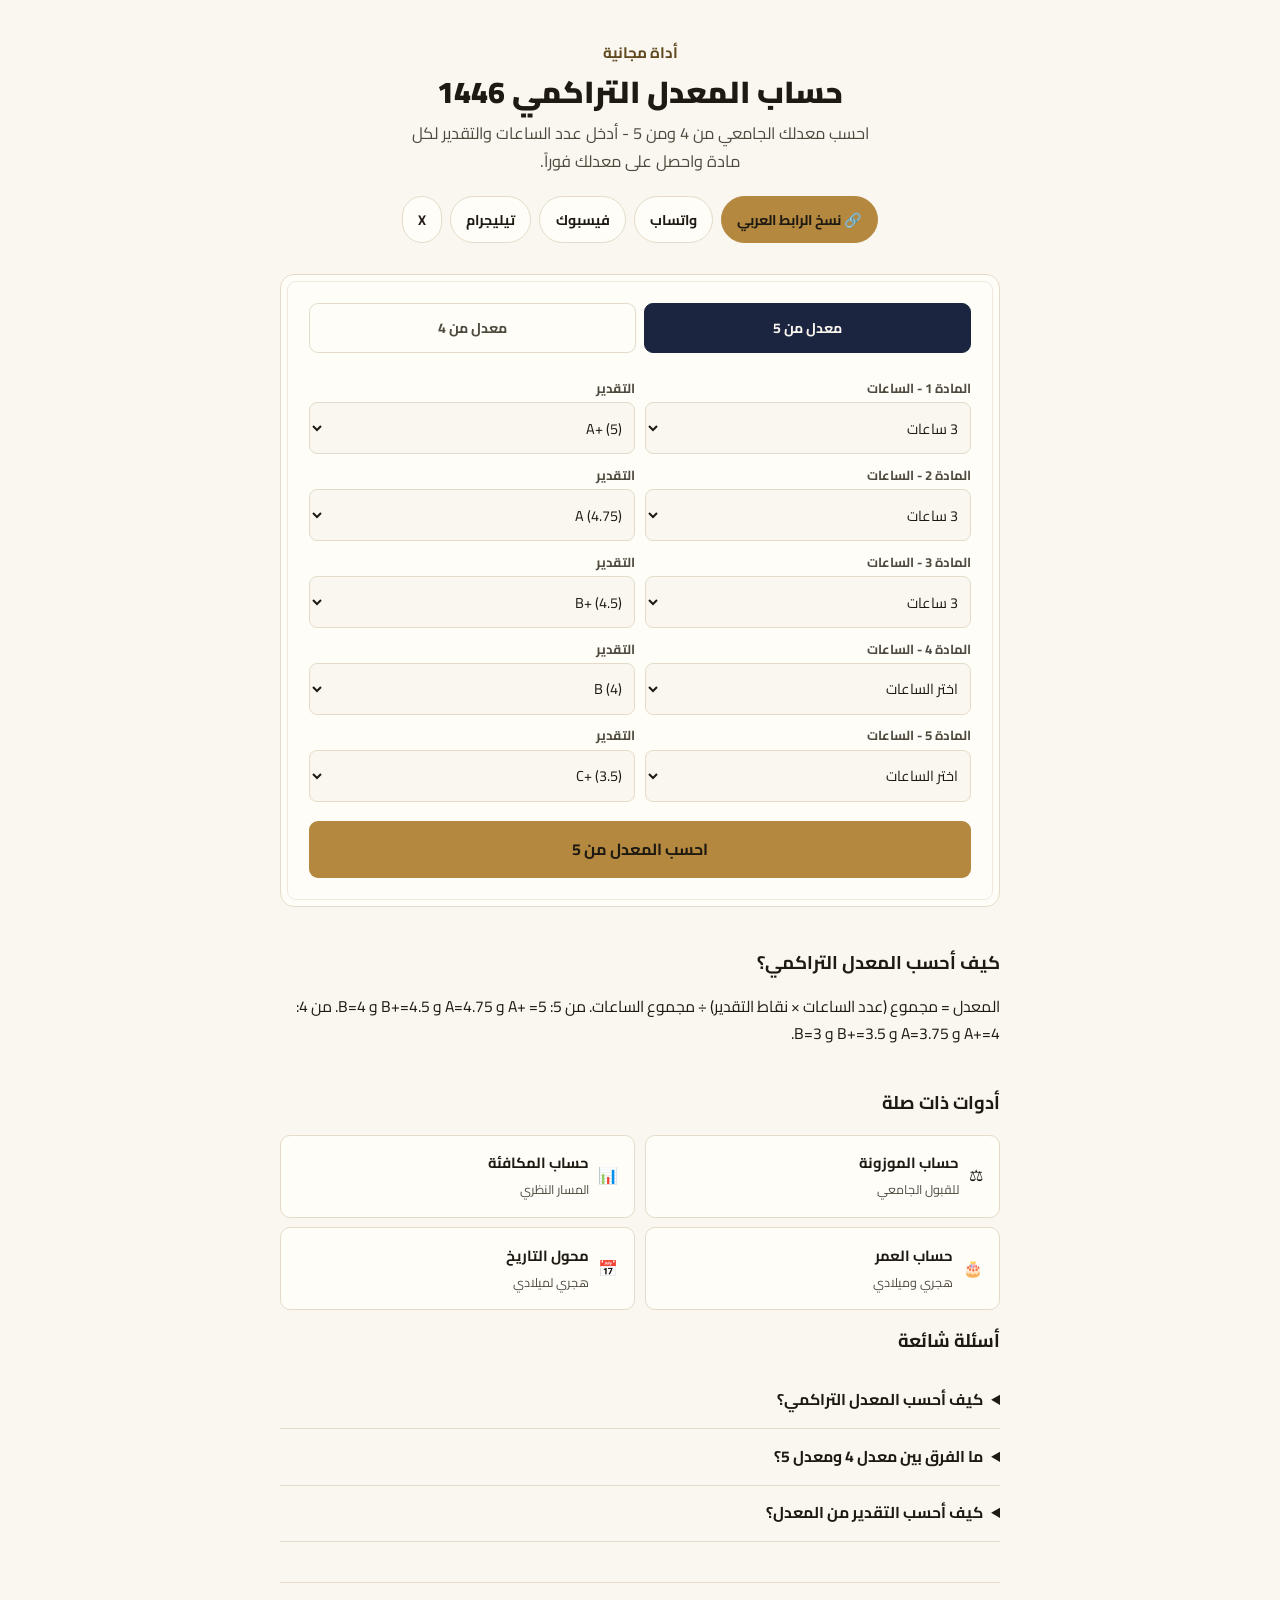
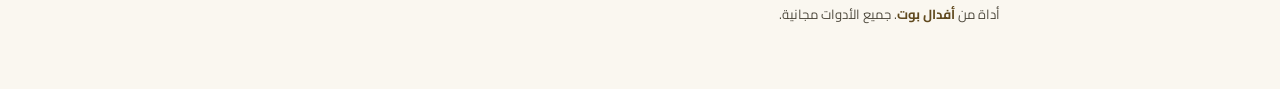
<file: ar/hisab-moaddal-tarakomi/index.html>
<!DOCTYPE html>
<html lang="ar" dir="rtl">
<head>
<meta charset="UTF-8">
<meta name="viewport" content="width=device-width, initial-scale=1, viewport-fit=cover">
<title>حساب المعدل التراكمي 1446 - الجامعي والثانوي</title>
<meta name="description" content="احسب معدلك التراكمي الجامعي من 4 ومن 5 بسهولة - أدخل الساعات والتقديرات واحصل على معدلك الفصلي والتراكمي فوراً.">
<link rel="canonical" href="https://afdalbot.com/ar/hisab-moaddal-tarakomi/">
<link rel="preload" href="/fonts/cairo-v31-arabic_latin-regular.woff2" as="font" type="font/woff2" crossorigin>
<link rel="preload" href="/fonts/cairo-v31-arabic_latin-700.woff2" as="font" type="font/woff2" crossorigin>
<link rel="preload" href="/fonts/cairo-v31-arabic_latin-900.woff2" as="font" type="font/woff2" crossorigin>
<script type="application/ld+json">
{"@context":"https://schema.org","@type":"FAQPage","mainEntity":[{"@type":"Question","name":"كيف أحسب المعدل التراكمي؟","acceptedAnswer":{"@type":"Answer","text":"المعدل = مجموع (الساعات × نقاط التقدير) ÷ مجموع الساعات."}},{"@type":"Question","name":"ما الفرق بين معدل 4 ومعدل 5؟","acceptedAnswer":{"@type":"Answer","text":"بعض الجامعات السعودية تستخدم سلم 5 وبعضها سلم 4، التقديرات نفسها لكن النقاط تختلف."}},{"@type":"Question","name":"كيف أحسب التقدير من المعدل؟","acceptedAnswer":{"@type":"Answer","text":"ممتاز من 4.5 من 5 أو 3.5 من 4، جيد جدا من 3.75 من 5، جيد من 2.75، مقبول من 2."}}]}
</script>
<style>
  @font-face{font-family:'Cairo';font-style:normal;font-weight:400;font-display:optional;src:url('/fonts/cairo-v31-arabic_latin-regular.woff2') format('woff2');}
  @font-face{font-family:'Cairo';font-style:normal;font-weight:700;font-display:optional;src:url('/fonts/cairo-v31-arabic_latin-700.woff2') format('woff2');}
  @font-face{font-family:'Cairo';font-style:normal;font-weight:900;font-display:optional;src:url('/fonts/cairo-v31-arabic_latin-900.woff2') format('woff2');}
  @font-face{font-family:'Cairo Fallback';src:local('Tahoma'),local('Arial');ascent-override:105%;descent-override:35%;line-gap-override:10%;size-adjust:102%;}
  :root{--ink:#1e1a12;--paper:#faf7f0;--panel:#fffdf8;--brass:#b4883f;--brass-dark:#614a1f;--indigo:#1b2540;--line:#e4dcc8;--muted:#4f4a3e;}
  @media (prefers-color-scheme: dark){:root:not([data-theme="light"]){--ink:#efe9da;--paper:#15130f;--panel:#1d1a14;--brass:#d4a94f;--brass-dark:#e8c169;--indigo:#c9d3ec;--line:#332e22;--muted:#b8b0a0;}}
  *{box-sizing:border-box;}body{margin:0;background:var(--paper);color:var(--ink);font-family:'Cairo','Cairo Fallback',-apple-system,"Segoe UI",Tahoma,Arial,sans-serif;line-height:1.7;-webkit-font-smoothing:antialiased;}
  .wrap{max-width:760px;margin:0 auto;padding:2.5rem 1.25rem 4rem;}header{text-align:center;margin-bottom:1.2rem;}.kicker{color:var(--brass-dark);font-weight:700;font-size:.95rem;}h1{font-size:1.9rem;font-weight:900;margin:.35rem 0 .5rem;line-height:1.35;}header p{color:var(--muted);font-size:1.02rem;margin:0 auto;max-width:52ch;}
  .sr-only{position:absolute;width:1px;height:1px;padding:0;margin:-1px;overflow:hidden;clip:rect(0,0,0,0);white-space:nowrap;border:0;}
  .share-bar{display:flex;flex-wrap:wrap;gap:.5rem;justify-content:center;margin:1.25rem 0 1.9rem;min-height:44px;}
  .share-btn{display:inline-flex;align-items:center;gap:.4rem;padding:.6rem .95rem;border-radius:999px;border:1px solid var(--line);background:var(--panel);color:var(--ink);font-weight:700;font-size:.88rem;cursor:pointer;font-family:inherit;min-height:44px;}
  .share-btn.primary{background:var(--brass);border-color:var(--brass);color:#1e1a12;}.share-btn:hover{border-color:var(--brass);}.share-btn.primary:hover{background:var(--brass-dark);color:#fff;}
  .share-btn:focus-visible,.tab:focus-visible,select:focus-visible,button.convert:focus-visible{outline:2px solid var(--brass);outline-offset:2px;}
  .toast{position:fixed;bottom:20px;left:50%;transform:translateX(-50%) translateY(20px);background:var(--indigo);color:#fff;padding:.7rem 1.1rem;border-radius:999px;font-size:.88rem;font-weight:700;opacity:0;pointer-events:none;transition:all .25s;z-index:9999;}.toast.show{opacity:1;transform:translateX(-50%) translateY(0);}
  .card{background:var(--panel);border:1px solid var(--line);border-radius:14px;padding:1.75rem;position:relative;}.card::before{content:"";position:absolute;inset:6px;border:1px solid var(--line);border-radius:9px;pointer-events:none;opacity:.6;}
  .tabs{display:flex;gap:.5rem;margin-bottom:1.5rem;}.tab{flex:1;padding:.7rem;text-align:center;border-radius:9px;cursor:pointer;font-weight:700;font-size:.88rem;border:1px solid var(--line);color:var(--muted);background:transparent;font-family:inherit;min-height:44px;}.tab.active{background:var(--indigo);color:var(--paper);border-color:var(--indigo);}
  .panel{display:none;}.panel.active{display:block;}
  .course-row{display:grid;grid-template-columns:1fr 1fr;gap:.6rem;margin-bottom:.6rem;}
  .course-label{font-size:.82rem;color:var(--muted);font-weight:700;margin-bottom:.2rem;}
  select{width:100%;padding:.65rem .5rem;border-radius:8px;border:1px solid var(--line);background:var(--paper);color:var(--ink);font-family:inherit;font-size:.9rem;min-height:44px;}
  button.convert{width:100%;padding:.85rem;border:none;border-radius:9px;cursor:pointer;background:var(--brass);color:#1e1a12;font-family:inherit;font-weight:700;font-size:1rem;min-height:44px;margin-top:.6rem;}button.convert:hover{background:var(--brass-dark);color:#fff;}
  .results{margin-top:1.5rem;display:none;min-height:260px;}.results.show{display:block;}
  .age-grid{display:grid;grid-template-columns:1fr 1fr;gap:.8rem;margin-bottom:1rem;}.age-box{background:var(--paper);border:1px solid var(--line);border-radius:10px;padding:1rem;text-align:center;}.age-box .cal{font-size:.8rem;color:var(--muted);font-weight:700;margin-bottom:.4rem;}.age-box .big{font-size:1.6rem;font-weight:900;color:var(--indigo);}.age-box .unit{font-size:.78rem;color:var(--muted);margin-top:.2rem;}
  .stats{display:grid;grid-template-columns:1fr 1fr;gap:1px;background:var(--line);border:1px solid var(--line);border-radius:10px;overflow:hidden;}.stats>div{background:var(--panel);padding:.8rem .9rem;}.stats .lbl{font-size:.78rem;color:var(--muted);margin-bottom:.2rem;}.stats .val{font-weight:700;font-size:.92rem;}
  section.about{margin-top:2.5rem;}section.about h2{font-size:1.15rem;font-weight:700;margin-bottom:.6rem;}section.about p{font-size:.98rem;}
  .faq{margin-top:2.5rem;}.faq h2{font-size:1.15rem;font-weight:700;margin-bottom:1rem;}details{border-bottom:1px solid var(--line);padding:.9rem 0;}details summary{font-weight:700;cursor:pointer;font-size:.98rem;}details p{color:var(--muted);margin:.6rem 0 0;font-size:.92rem;}
  .related{margin-top:2.5rem;} .related h2{font-size:1.15rem;font-weight:700;margin-bottom:1rem;} .related-grid{display:grid;grid-template-columns:1fr 1fr;gap:.6rem;}
  .related-card{background:var(--panel);border:1px solid var(--line);border-radius:10px;padding:.9rem 1rem;text-decoration:none;color:var(--ink);display:flex;align-items:center;gap:.6rem;}.related-card:hover{border-color:var(--brass);}
  footer{margin-top:2.5rem;padding-top:1.25rem;border-top:1px solid var(--line);}footer p{color:var(--muted);font-size:.82rem;margin:0;}a.home{color:var(--brass-dark);font-weight:700;text-decoration:none;}
  @media (max-width:520px){.course-row{grid-template-columns:1fr 1fr;} .age-grid{grid-template-columns:1fr;} .related-grid{grid-template-columns:1fr;}}
</style>
</head>
<body>
<div class="wrap">
  <header>
    <div class="kicker">أداة مجانية</div>
    <h1>حساب المعدل التراكمي 1446</h1>
    <p>احسب معدلك الجامعي من 4 ومن 5 - أدخل عدد الساعات والتقدير لكل مادة واحصل على معدلك فوراً.</p>
  </header>
  <nav class="share-bar" aria-label="مشاركة">
    <button type="button" class="share-btn primary" onclick="copyArabicLink()">🔗 نسخ الرابط العربي</button>
    <button type="button" class="share-btn" onclick="shareWhatsApp()">واتساب</button>
    <button type="button" class="share-btn" onclick="shareFacebook()">فيسبوك</button>
    <button type="button" class="share-btn" onclick="shareTelegram()">تيليجرام</button>
    <button type="button" class="share-btn" onclick="shareX()">X</button>
  </nav>
  <div id="toast" class="toast">تم نسخ الرابط بالعربي ✅</div>
  <div class="card">
    <div class="tabs" role="tablist">
      <button class="tab active" data-tab="5" aria-selected="true">معدل من 5</button>
      <button class="tab" data-tab="4" aria-selected="false">معدل من 4</button>
    </div>
    <div class="panel active" id="panel-5" role="tabpanel">
      <div id="courses5"></div>
      <button class="convert" onclick="calcGPA(5)">احسب المعدل من 5</button>
    </div>
    <div class="panel" id="panel-4" role="tabpanel">
      <div id="courses4"></div>
      <button class="convert" onclick="calcGPA(4)">احسب المعدل من 4</button>
    </div>
    <div class="results" id="results" aria-live="polite">
      <div class="age-grid">
        <div class="age-box"><div class="cal">معدلك الفصلي</div><div class="big" id="gpa">0.00</div><div class="unit" id="gpaScale">من 5</div></div>
        <div class="age-box"><div class="cal">التقدير</div><div class="big" id="taq">-</div><div class="unit" id="taqDesc">-</div></div>
      </div>
      <div class="stats">
        <div><div class="lbl">مجموع الساعات</div><div class="val" id="totalHours">0</div></div>
        <div><div class="lbl">مجموع النقاط</div><div class="val" id="totalPoints">0</div></div>
        <div><div class="lbl">النسبة المئوية</div><div class="val" id="percent">0%</div></div>
        <div><div class="lbl">المعدل من 4</div><div class="val" id="to4">-</div></div>
        <div><div class="lbl">المعدل من 5</div><div class="val" id="to5">-</div></div>
        <div><div class="lbl">نصيحة</div><div class="val" id="tip">-</div></div>
      </div>
    </div>
  </div>
  <section class="about">
    <h2>كيف أحسب المعدل التراكمي؟</h2>
    <p>المعدل = مجموع (عدد الساعات × نقاط التقدير) ÷ مجموع الساعات. من 5: A+ =5 و A=4.75 و B+=4.5 و B=4. من 4: A+=4 و A=3.75 و B+=3.5 و B=3.</p>
  </section>
  <section class="related">
    <h2>أدوات ذات صلة</h2>
    <div class="related-grid">
      <a class="related-card" href="/ar/hisab-mawzouna/"><span>⚖</span><span><span style="display:block;font-weight:700;font-size:.92rem">حساب الموزونة</span><span style="font-size:.78rem;color:var(--muted)">للقبول الجامعي</span></span></a>
<a class="related-card" href="/ar/hisab-nisba-mokafaa/"><span>📊</span><span><span style="display:block;font-weight:700;font-size:.92rem">حساب المكافئة</span><span style="font-size:.78rem;color:var(--muted)">المسار النظري</span></span></a>
<a class="related-card" href="/ar/hisab-al-omr/"><span>🎂</span><span><span style="display:block;font-weight:700;font-size:.92rem">حساب العمر</span><span style="font-size:.78rem;color:var(--muted)">هجري وميلادي</span></span></a>
<a class="related-card" href="/ar/tahwil-tarikh-hijri-milady/"><span>📅</span><span><span style="display:block;font-weight:700;font-size:.92rem">محول التاريخ</span><span style="font-size:.78rem;color:var(--muted)">هجري لميلادي</span></span></a>
 </div>  
    <h2>أسئلة شائعة</h2>
    <details><summary>كيف أحسب المعدل التراكمي؟</summary><p>المعدل = مجموع (الساعات × نقاط التقدير) ÷ مجموع الساعات.</p></details>
    <details><summary>ما الفرق بين معدل 4 ومعدل 5؟</summary><p>بعض الجامعات تستخدم سلم 5 وبعضها 4، النقاط تختلف لكن طريقة الحساب نفسها.</p></details>
    <details><summary>كيف أحسب التقدير من المعدل؟</summary><p>ممتاز من 4.5 من 5، جيد جدا من 3.75، جيد من 2.75، مقبول من 2.</p></details>
  </section>
  <footer><p>أداة من <a class="home" href="/">أفدال بوت</a>. جميع الأدوات مجانية.</p></footer>
</div>
<script>
function getArabicUrl(){try{return decodeURI(location.href);}catch(e){return location.href;}}
function getEncodedUrl(){return location.href;}
function showToast(m){var t=document.getElementById('toast');if(m)t.textContent=m;t.classList.add('show');setTimeout(function(){t.classList.remove('show');},2200);}
function copyArabicLink(){var u=getArabicUrl();if(navigator.clipboard&&navigator.clipboard.writeText){navigator.clipboard.writeText(u).then(function(){showToast('تم نسخ الرابط بالعربي ✅');}).catch(function(){fallbackCopy(u);});}else fallbackCopy(u);}
function fallbackCopy(t){var ta=document.createElement('textarea');ta.value=t;document.body.appendChild(ta);ta.select();try{document.execCommand('copy');showToast('تم نسخ الرابط بالعربي ✅');}catch(e){}document.body.removeChild(ta);}
function shareWhatsApp(){open('https://wa.me/?text='+encodeURIComponent(getArabicUrl()),'_blank');}
function shareFacebook(){open('https://www.facebook.com/sharer/sharer.php?u='+encodeURIComponent(getEncodedUrl()),'_blank');}
function shareTelegram(){open('https://t.me/share/url?url='+encodeURIComponent(getEncodedUrl())+'&text='+encodeURIComponent('حساب المعدل التراكمي 1446'),'_blank');}
function shareX(){open('https://twitter.com/intent/tweet?url='+encodeURIComponent(getEncodedUrl())+'&text='+encodeURIComponent('حساب المعدل التراكمي 1446'),'_blank');}
var grades5={'A+':5,'A':4.75,'B+':4.5,'B':4,'C+':3.5,'C':3,'D+':2.5,'D':2,'F':0};
var grades4={'A+':4,'A':3.75,'B+':3.5,'B':3,'C+':2.5,'C':2,'D+':1.5,'D':1,'F':0};
function buildCourses(containerId,grades){
  var c=document.getElementById(containerId);c.innerHTML='';
  for(var i=1;i<=5;i++){
    var row=document.createElement('div');row.className='course-row';
    var col1=document.createElement('div');var lab1=document.createElement('div');lab1.className='course-label';lab1.textContent='المادة '+i+' - الساعات';
    var selH=document.createElement('select');selH.id=containerId+'_h_'+i;selH.setAttribute('aria-label','ساعات المادة '+i);
    for(var h=0;h<=6;h++){var o=document.createElement('option');o.value=h;o.textContent=h==0?'اختر الساعات':h+' ساعات';if(h==3&&i<=3)o.selected=true;selH.appendChild(o);}
    col1.appendChild(lab1);col1.appendChild(selH);
    var col2=document.createElement('div');var lab2=document.createElement('div');lab2.className='course-label';lab2.textContent='التقدير';
    var selG=document.createElement('select');selG.id=containerId+'_g_'+i;selG.setAttribute('aria-label','تقدير المادة '+i);
    var defs=['A+','A','B+','B','C+'];for(var k in grades){var og=document.createElement('option');og.value=grades[k];og.textContent=k+' ('+grades[k]+')';if(k==defs[i-1])og.selected=true;selG.appendChild(og);}
    var of=document.createElement('option');of.value='';of.textContent='بدون';selG.appendChild(of);
    col2.appendChild(lab2);col2.appendChild(selG);
    row.appendChild(col1);row.appendChild(col2);c.appendChild(row);
  }
}
function init(){buildCourses('courses5',grades5);buildCourses('courses4',grades4);}
function calcGPA(scale){
  var pref=scale==5?'courses5':'courses4';var totalH=0,totalP=0;
  for(var i=1;i<=5;i++){var h=parseFloat(document.getElementById(pref+'_h_'+i).value)||0;var p=parseFloat(document.getElementById(pref+'_g_'+i).value);if(isNaN(p))p=0;if(h>0&&p>0){totalH+=h;totalP+=h*p;}}
  if(totalH==0){showToast('أدخل مادة واحدة على الأقل');return;}
  var gpa=totalP/totalH;var percent=scale==5?(gpa/5*100):(gpa/4*100);
  var res=document.getElementById('results');
  document.getElementById('gpa').textContent=gpa.toFixed(2);document.getElementById('gpaScale').textContent='من '+scale;
  var taq='';var desc='';if(scale==5){if(gpa>=4.5){taq='ممتاز';desc='الأولى';}else if(gpa>=3.75){taq='جيد جدا';desc='مرتبة شرف';}else if(gpa>=2.75){taq='جيد';desc='مقبول عالي';}else if(gpa>=2){taq='مقبول';desc='ناجح';}else{taq='راسب';desc='تحتاج تحسين';}}else{if(gpa>=3.5){taq='ممتاز';desc='الأولى';}else if(gpa>=2.75){taq='جيد جدا';desc='مرتبة شرف';}else if(gpa>=1.75){taq='جيد';desc='جيد';}else if(gpa>=1){taq='مقبول';desc='ناجح';}else{taq='راسب';desc='تحتاج تحسين';}}
  document.getElementById('taq').textContent=taq;document.getElementById('taqDesc').textContent=desc;
  document.getElementById('totalHours').textContent=totalH;document.getElementById('totalPoints').textContent=totalP.toFixed(2);
  document.getElementById('percent').textContent=percent.toFixed(1)+'%';
  document.getElementById('to4').textContent=scale==5?(gpa/5*4).toFixed(2)+' من 4':gpa.toFixed(2)+' من 4';
  document.getElementById('to5').textContent=scale==4?(gpa/4*5).toFixed(2)+' من 5':gpa.toFixed(2)+' من 5';
  document.getElementById('tip').textContent=percent>=90?'حافظ على مستواك':percent>=80?'قريب من الامتياز':'ركز على المواد القادمة';
  res.classList.add('show');res.scrollIntoView({behavior:'smooth',block:'nearest'});
}
document.querySelectorAll('.tab').forEach(function(tab){tab.addEventListener('click',function(){document.querySelectorAll('.tab').forEach(function(x){x.classList.remove('active');x.setAttribute('aria-selected','false');});document.querySelectorAll('.panel').forEach(function(p){p.classList.remove('active');});tab.classList.add('active');tab.setAttribute('aria-selected','true');document.getElementById('panel-'+tab.dataset.tab).classList.add('active');document.getElementById('results').classList.remove('show');});});
init();
</script>
</body>
</html>
</file>
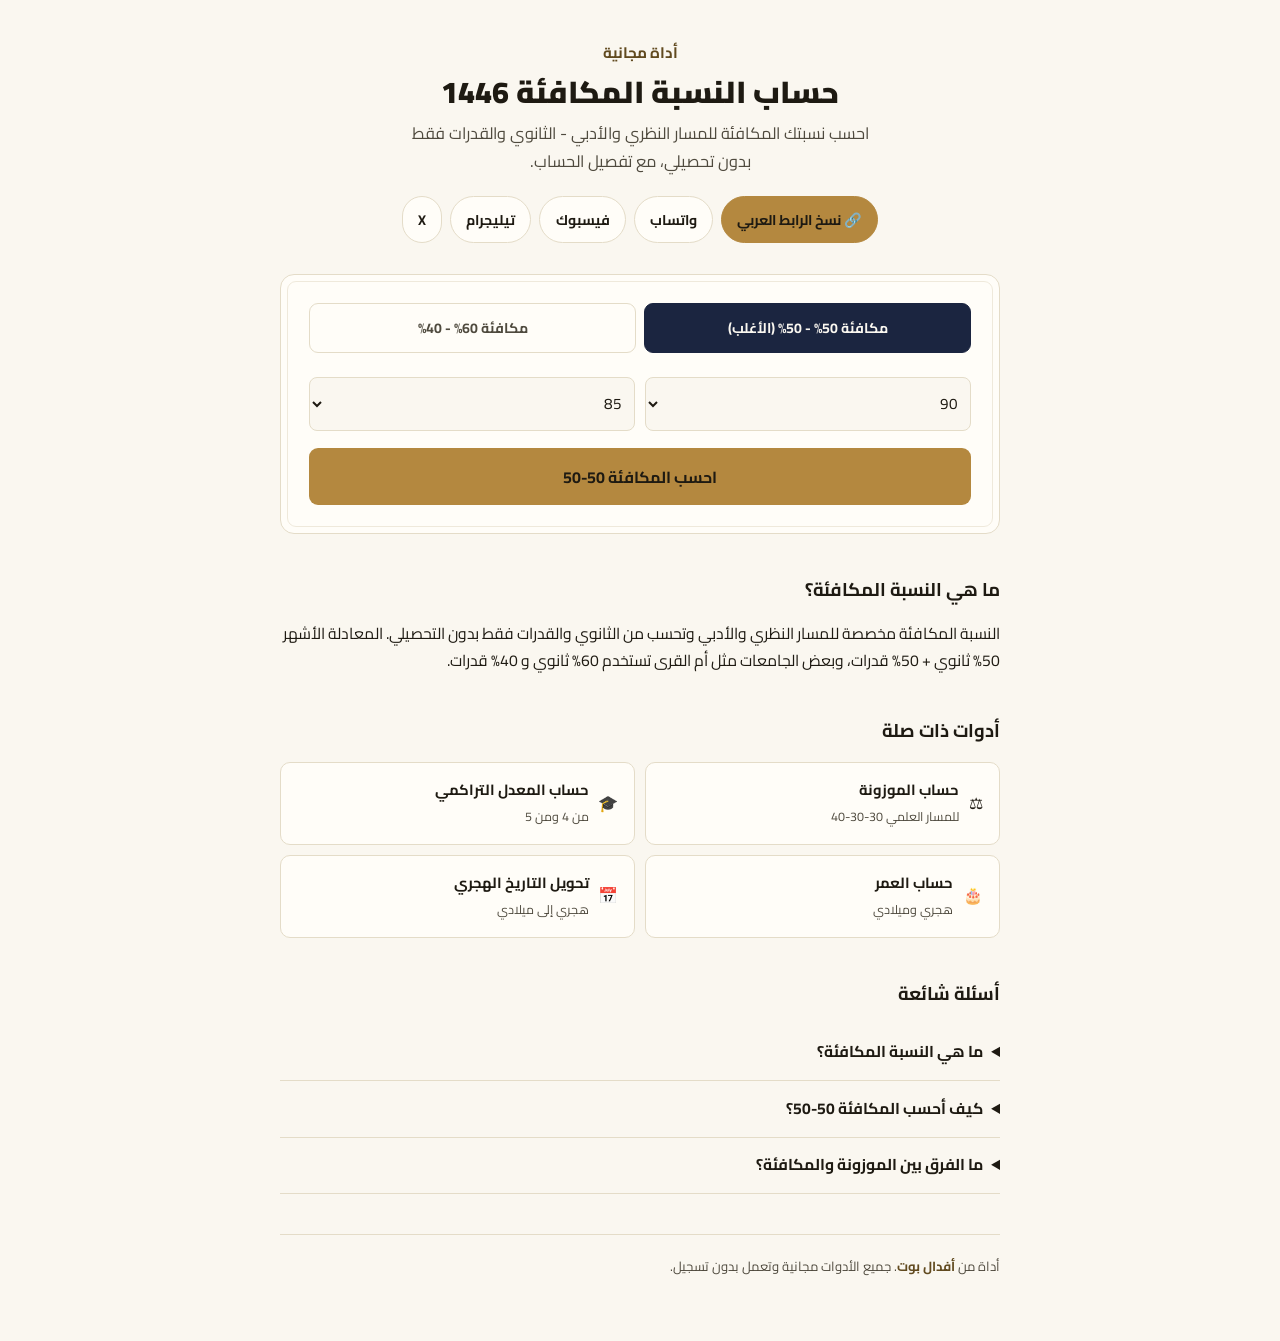
<file: ar/hisab-nisba-mokafaa/index.html>
<!DOCTYPE html>
<html lang="ar" dir="rtl">
<head>
<meta charset="UTF-8">
<meta name="viewport" content="width=device-width, initial-scale=1, viewport-fit=cover">
<title>حساب النسبة المكافئة 1446 - للمسار النظري والأدبي</title>
<meta name="description" content="احسب نسبتك المكافئة للجامعات السعودية 1446 للمسار النظري - 50% ثانوي و 50% قدرات مع تفصيل الحساب وتوقعات القبول.">
<link rel="canonical" href="https://afdalbot.com/ar/hisab-nisba-mokafaa/">
<link rel="preload" href="/fonts/cairo-v31-arabic_latin-regular.woff2" as="font" type="font/woff2" crossorigin>
<link rel="preload" href="/fonts/cairo-v31-arabic_latin-700.woff2" as="font" type="font/woff2" crossorigin>
<link rel="preload" href="/fonts/cairo-v31-arabic_latin-900.woff2" as="font" type="font/woff2" crossorigin>
<script type="application/ld+json">
{"@context":"https://schema.org","@type":"FAQPage","mainEntity":[{"@type":"Question","name":"ما هي النسبة المكافئة؟","acceptedAnswer":{"@type":"Answer","text":"النسبة المكافئة هي معيار قبول المسار النظري والأدبي في الجامعات السعودية وتحسب من الثانوي والقدرات فقط بدون التحصيلي."}},{"@type":"Question","name":"كيف أحسب المكافئة 50-50؟","acceptedAnswer":{"@type":"Answer","text":"(الثانوي × 0.50) + (القدرات × 0.50) = النسبة المكافئة."}},{"@type":"Question","name":"ما الفرق بين الموزونة والمكافئة؟","acceptedAnswer":{"@type":"Answer","text":"الموزونة للمسار العلمي تشمل التحصيلي 40%، أما المكافئة للمسار النظري من الثانوي والقدرات فقط."}}]}
</script>
<style>
  @font-face{font-family:'Cairo';font-style:normal;font-weight:400;font-display:optional;src:url('/fonts/cairo-v31-arabic_latin-regular.woff2') format('woff2');}
  @font-face{font-family:'Cairo';font-style:normal;font-weight:700;font-display:optional;src:url('/fonts/cairo-v31-arabic_latin-700.woff2') format('woff2');}
  @font-face{font-family:'Cairo';font-style:normal;font-weight:900;font-display:optional;src:url('/fonts/cairo-v31-arabic_latin-900.woff2') format('woff2');}
  @font-face{font-family:'Cairo Fallback';src:local('Tahoma'),local('Arial');ascent-override:105%;descent-override:35%;line-gap-override:10%;size-adjust:102%;}
  :root{--ink:#1e1a12;--paper:#faf7f0;--panel:#fffdf8;--brass:#b4883f;--brass-dark:#614a1f;--indigo:#1b2540;--line:#e4dcc8;--muted:#4f4a3e;box-sizing:border-box;}
  @media (prefers-color-scheme: dark){:root:not([data-theme="light"]){--ink:#efe9da;--paper:#15130f;--panel:#1d1a14;--brass:#d4a94f;--brass-dark:#e8c169;--indigo:#c9d3ec;--line:#332e22;--muted:#b8b0a0;}}
  *{box-sizing:border-box;}body{margin:0;background:var(--paper);color:var(--ink);font-family:'Cairo','Cairo Fallback',-apple-system,"Segoe UI",Tahoma,Arial,sans-serif;line-height:1.7;-webkit-font-smoothing:antialiased;}
  .wrap{max-width:760px;margin:0 auto;padding:2.5rem 1.25rem 4rem;}header{text-align:center;margin-bottom:1.2rem;}.kicker{color:var(--brass-dark);font-weight:700;font-size:.95rem;}h1{font-size:1.9rem;font-weight:900;margin:.35rem 0 .5rem;line-height:1.35;}header p{color:var(--muted);font-size:1.02rem;margin:0 auto;max-width:52ch;}
  .sr-only{position:absolute;width:1px;height:1px;padding:0;margin:-1px;overflow:hidden;clip:rect(0,0,0,0);white-space:nowrap;border:0;}
  .share-bar{display:flex;flex-wrap:wrap;gap:.5rem;justify-content:center;margin:1.25rem 0 1.9rem;min-height:44px;}
  .share-btn{display:inline-flex;align-items:center;gap:.4rem;padding:.6rem .95rem;border-radius:999px;border:1px solid var(--line);background:var(--panel);color:var(--ink);font-weight:700;font-size:.88rem;cursor:pointer;font-family:inherit;min-height:44px;}
  .share-btn.primary{background:var(--brass);border-color:var(--brass);color:#1e1a12;}.share-btn:hover{border-color:var(--brass);}.share-btn.primary:hover{background:var(--brass-dark);color:#fff;}
  .share-btn:focus-visible,.tab:focus-visible,select:focus-visible,button.convert:focus-visible{outline:2px solid var(--brass);outline-offset:2px;}
  .toast{position:fixed;bottom:20px;left:50%;transform:translateX(-50%) translateY(20px);background:var(--indigo);color:#fff;padding:.7rem 1.1rem;border-radius:999px;font-size:.88rem;font-weight:700;opacity:0;pointer-events:none;transition:all .25s;z-index:9999;}.toast.show{opacity:1;transform:translateX(-50%) translateY(0);}
  .card{background:var(--panel);border:1px solid var(--line);border-radius:14px;padding:1.75rem;position:relative;}.card::before{content:"";position:absolute;inset:6px;border:1px solid var(--line);border-radius:9px;pointer-events:none;opacity:.6;}
  .tabs{display:flex;gap:.5rem;margin-bottom:1.5rem;}.tab{flex:1;padding:.7rem;text-align:center;border-radius:9px;cursor:pointer;font-weight:700;font-size:.88rem;border:1px solid var(--line);color:var(--muted);background:transparent;font-family:inherit;min-height:44px;}.tab.active{background:var(--indigo);color:var(--paper);border-color:var(--indigo);}
  .panel{display:none;}.panel.active{display:block;}
  .row{display:grid;grid-template-columns:1fr 1fr;gap:.6rem;margin-bottom:1.1rem;}select{width:100%;padding:.65rem .5rem;border-radius:8px;border:1px solid var(--line);background:var(--paper);color:var(--ink);font-family:inherit;font-size:.95rem;font-variant-numeric:tabular-nums;min-height:44px;}
  button.convert{width:100%;padding:.85rem;border:none;border-radius:9px;cursor:pointer;background:var(--brass);color:#1e1a12;font-family:inherit;font-weight:700;font-size:1rem;min-height:44px;}button.convert:hover{background:var(--brass-dark);color:#fff;}
  .results{margin-top:1.5rem;display:none;min-height:260px;}.results.show{display:block;}
  .age-grid{display:grid;grid-template-columns:1fr 1fr;gap:.8rem;margin-bottom:1rem;}.age-box{background:var(--paper);border:1px solid var(--line);border-radius:10px;padding:1rem;text-align:center;}.age-box .cal{font-size:.8rem;color:var(--muted);font-weight:700;margin-bottom:.4rem;}.age-box .big{font-size:1.6rem;font-weight:900;font-variant-numeric:tabular-nums;color:var(--indigo);}.age-box .unit{font-size:.78rem;color:var(--muted);margin-top:.2rem;}
  .stats{display:grid;grid-template-columns:1fr 1fr;gap:1px;background:var(--line);border:1px solid var(--line);border-radius:10px;overflow:hidden;}.stats>div{background:var(--panel);padding:.8rem .9rem;}.stats .lbl{font-size:.78rem;color:var(--muted);margin-bottom:.2rem;}.stats .val{font-weight:700;font-variant-numeric:tabular-nums;font-size:.92rem;}
  section.about{margin-top:2.5rem;}section.about h2{font-size:1.15rem;font-weight:700;margin-bottom:.6rem;}section.about p{font-size:.98rem;}
  .faq{margin-top:2.5rem;}.faq h2{font-size:1.15rem;font-weight:700;margin-bottom:1rem;}details{border-bottom:1px solid var(--line);padding:.9rem 0;}details summary{font-weight:700;cursor:pointer;font-size:.98rem;}details p{color:var(--muted);margin:.6rem 0 0;font-size:.92rem;}
  .related{margin-top:2.5rem;} .related h2{font-size:1.15rem;font-weight:700;margin-bottom:1rem;} .related-grid{display:grid;grid-template-columns:1fr 1fr;gap:.6rem;}
  .related-card{background:var(--panel);border:1px solid var(--line);border-radius:10px;padding:.9rem 1rem;text-decoration:none;color:var(--ink);display:flex;align-items:center;gap:.6rem;transition:border-color .2s;}.related-card:hover{border-color:var(--brass);}
  footer{margin-top:2.5rem;padding-top:1.25rem;border-top:1px solid var(--line);}footer p{color:var(--muted);font-size:.82rem;margin:0;}a.home{color:var(--brass-dark);font-weight:700;text-decoration:none;}
  @media (max-width:520px){.row{grid-template-columns:1fr;} .age-grid{grid-template-columns:1fr;} .related-grid{grid-template-columns:1fr;}}
</style>
</head>
<body>
<div class="wrap">
  <header>
    <div class="kicker">أداة مجانية</div>
    <h1>حساب النسبة المكافئة 1446</h1>
    <p>احسب نسبتك المكافئة للمسار النظري والأدبي - الثانوي والقدرات فقط بدون تحصيلي، مع تفصيل الحساب.</p>
  </header>
  <nav class="share-bar" aria-label="مشاركة الصفحة">
    <button type="button" class="share-btn primary" onclick="copyArabicLink()">🔗 نسخ الرابط العربي</button>
    <button type="button" class="share-btn" onclick="shareWhatsApp()">واتساب</button>
    <button type="button" class="share-btn" onclick="shareFacebook()">فيسبوك</button>
    <button type="button" class="share-btn" onclick="shareTelegram()">تيليجرام</button>
    <button type="button" class="share-btn" onclick="shareX()">X</button>
  </nav>
  <div id="toast" class="toast" role="status" aria-live="polite">تم نسخ الرابط بالعربي ✅</div>
  <div class="card">
    <div class="tabs" role="tablist">
      <button class="tab active" role="tab" aria-selected="true" data-tab="50">مكافئة 50% - 50% (الأغلب)</button>
      <button class="tab" role="tab" aria-selected="false" data-tab="60">مكافئة 60% - 40%</button>
    </div>
    <div class="panel active" id="panel-50" role="tabpanel">
      <div class="row">
        <select id="a_high" aria-label="نسبة الثانوي"></select>
        <select id="a_qud" aria-label="درجة القدرات"></select>
      </div>
      <button class="convert" onclick="calc50()">احسب المكافئة 50-50</button>
    </div>
    <div class="panel" id="panel-60" role="tabpanel">
      <div class="row">
        <select id="b_high" aria-label="نسبة الثانوي 60-40"></select>
        <select id="b_qud" aria-label="درجة القدرات 60-40"></select>
      </div>
      <button class="convert" onclick="calc60()">احسب المكافئة 60-40</button>
    </div>
    <div class="results" id="results" aria-live="polite">
      <div class="age-grid">
        <div class="age-box"><div class="cal">نسبتك المكافئة</div><div class="big" id="totalM">0</div><div class="unit">من 100</div></div>
        <div class="age-box"><div class="cal">التقدير</div><div class="big" id="taq">-</div><div class="unit" id="taqDesc">-</div></div>
      </div>
      <div class="stats">
        <div><div class="lbl">طريقة الحساب</div><div class="val" id="calcDet">-</div></div>
        <div><div class="lbl">مساهمة الثانوي</div><div class="val" id="cHigh">-</div></div>
        <div><div class="lbl">مساهمة القدرات</div><div class="val" id="cQud">-</div></div>
        <div><div class="lbl">توقع القبول</div><div class="val" id="qab">-</div></div>
        <div><div class="lbl">الفرق عن الموزونة</div><div class="val">بدون تحصيلي</div></div>
        <div><div class="lbl">نصيحة</div><div class="val" id="tip">-</div></div>
      </div>
    </div>
  </div>
  <section class="about">
    <h2>ما هي النسبة المكافئة؟</h2>
    <p>النسبة المكافئة مخصصة للمسار النظري والأدبي وتحسب من الثانوي والقدرات فقط بدون التحصيلي. المعادلة الأشهر 50% ثانوي + 50% قدرات، وبعض الجامعات مثل أم القرى تستخدم 60% ثانوي و 40% قدرات.</p>
  </section>
  <section class="related">
    <h2>أدوات ذات صلة</h2>
    <div class="related-grid">
     <a class="related-card" href="/ar/hisab-mawzouna/"><span>⚖</span><span><span style="display:block;font-weight:700;font-size:.92rem">حساب الموزونة</span><span style="font-size:.78rem;color:var(--muted)">للمسار العلمي 30-30-40</span></span></a>
<a class="related-card" href="/ar/hisab-moaddal-tarakomi/"><span>🎓</span><span><span style="display:block;font-weight:700;font-size:.92rem">حساب المعدل التراكمي</span><span style="font-size:.78rem;color:var(--muted)">من 4 ومن 5</span></span></a>
<a class="related-card" href="/ar/hisab-al-omr/"><span>🎂</span><span><span style="display:block;font-weight:700;font-size:.92rem">حساب العمر</span><span style="font-size:.78rem;color:var(--muted)">هجري وميلادي</span></span></a>
<a class="related-card" href="/ar/tahwil-tarikh-hijri-milady/"><span>📅</span><span><span style="display:block;font-weight:700;font-size:.92rem">تحويل التاريخ الهجري</span><span style="font-size:.78rem;color:var(--muted)">هجري إلى ميلادي</span></span></a>
    </div>
  </section>
  <section class="faq">
    <h2>أسئلة شائعة</h2>
    <details><summary>ما هي النسبة المكافئة؟</summary><p>هي معيار قبول المسار النظري وتحسب من الثانوي والقدرات فقط بدون التحصيلي.</p></details>
    <details><summary>كيف أحسب المكافئة 50-50؟</summary><p>(الثانوي × 0.50) + (القدرات × 0.50) = النسبة المكافئة.</p></details>
    <details><summary>ما الفرق بين الموزونة والمكافئة؟</summary><p>الموزونة للعلمي تشمل التحصيلي 40%، أما المكافئة للنظري من الثانوي والقدرات فقط.</p></details>
  </section>
  <footer><p>أداة من <a class="home" href="/">أفدال بوت</a>. جميع الأدوات مجانية وتعمل بدون تسجيل.</p></footer>
</div>
<script>
function getArabicUrl(){try{return decodeURI(location.href);}catch(e){return location.href;}}
function getEncodedUrl(){return location.href;}
function showToast(m){var t=document.getElementById('toast');if(m)t.textContent=m;t.classList.add('show');setTimeout(function(){t.classList.remove('show');},2200);}
function copyArabicLink(){var u=getArabicUrl();if(navigator.clipboard&&navigator.clipboard.writeText){navigator.clipboard.writeText(u).then(function(){showToast('تم نسخ الرابط بالعربي ✅');}).catch(function(){fallbackCopy(u);});}else fallbackCopy(u);}
function fallbackCopy(t){var ta=document.createElement('textarea');ta.value=t;document.body.appendChild(ta);ta.select();try{document.execCommand('copy');showToast('تم نسخ الرابط بالعربي ✅');}catch(e){}document.body.removeChild(ta);}
function shareWhatsApp(){open('https://wa.me/?text='+encodeURIComponent(getArabicUrl()),'_blank');}
function shareFacebook(){open('https://www.facebook.com/sharer/sharer.php?u='+encodeURIComponent(getEncodedUrl()),'_blank');}
function shareTelegram(){open('https://t.me/share/url?url='+encodeURIComponent(getEncodedUrl())+'&text='+encodeURIComponent('حساب النسبة المكافئة 1446'),'_blank');}
function shareX(){open('https://twitter.com/intent/tweet?url='+encodeURIComponent(getEncodedUrl())+'&text='+encodeURIComponent('حساب النسبة المكافئة 1446'),'_blank');}
function fillSelect(el,def){el.innerHTML='';for(var v=100;v>=0;v-=0.5){var o=document.createElement('option');var vv=Math.round(v*10)/10;o.value=vv;o.textContent=vv;if(vv===def)o.selected=true;el.appendChild(o);}}
function init(){fillSelect(document.getElementById('a_high'),90);fillSelect(document.getElementById('a_qud'),85);fillSelect(document.getElementById('b_high'),90);fillSelect(document.getElementById('b_qud'),85);}
function taqdeer(n){if(n>=90)return['ممتاز','تؤهلك للقانون والإعلام'];if(n>=80)return['جيد جدا','تؤهلك لإدارة الأعمال'];if(n>=70)return['جيد','تؤهلك للآداب والتربية'];return['مقبول','يمكنك تحسين القدرات'];}
function qaboul(n){if(n>=85)return 'القانون والإعلام - منافسة عالية';if(n>=78)return 'إدارة الأعمال واللغات';if(n>=70)return 'الآداب والتربية والعلوم الإنسانية';return 'الكليات النظرية والدبلوم';}
function showRes(total,high,qud,wH,wQ){var res=document.getElementById('results');var t=taqdeer(total);document.getElementById('totalM').textContent=total.toFixed(2);document.getElementById('taq').textContent=t[0];document.getElementById('taqDesc').textContent=t[1];document.getElementById('calcDet').textContent='('+high+'×'+wH+')+('+qud+'×'+wQ+')';document.getElementById('cHigh').textContent=(high*wH).toFixed(2);document.getElementById('cQud').textContent=(qud*wQ).toFixed(2);document.getElementById('qab').textContent=qaboul(total);document.getElementById('tip').textContent=total<80?'ارفع درجة القدرات':'ممتاز للمسار النظري';res.classList.add('show');res.scrollIntoView({behavior:'smooth',block:'nearest'});}
function calc50(){var h=parseFloat(document.getElementById('a_high').value),q=parseFloat(document.getElementById('a_qud').value);showRes(h*0.5+q*0.5,h,q,0.5,0.5);}
function calc60(){var h=parseFloat(document.getElementById('b_high').value),q=parseFloat(document.getElementById('b_qud').value);showRes(h*0.6+q*0.4,h,q,0.6,0.4);}
document.querySelectorAll('.tab').forEach(function(tab){tab.addEventListener('click',function(){document.querySelectorAll('.tab').forEach(function(x){x.classList.remove('active');x.setAttribute('aria-selected','false');});document.querySelectorAll('.panel').forEach(function(p){p.classList.remove('active');});tab.classList.add('active');tab.setAttribute('aria-selected','true');document.getElementById('panel-'+tab.dataset.tab).classList.add('active');document.getElementById('results').classList.remove('show');});});
init();
</script>
</body>
</html>
</file>
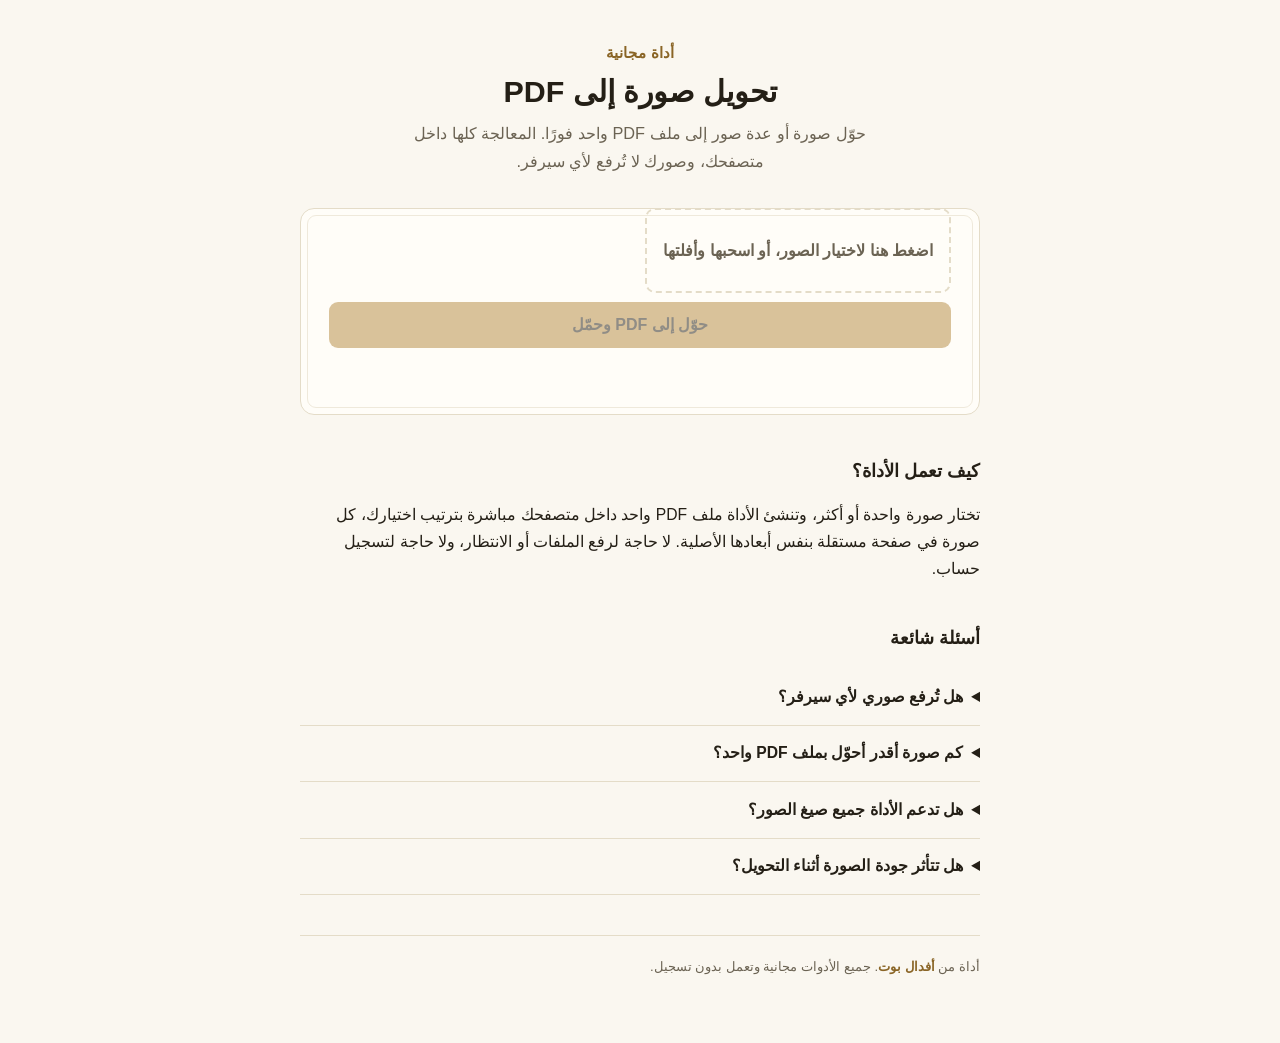
<file: ar/tahwil-soura-ila-pdf/index.html>
<!DOCTYPE html>
<html lang="ar" dir="rtl">
<head>
<meta charset="UTF-8">
<meta name="viewport" content="width=device-width, initial-scale=1, viewport-fit=cover">
<title>تحويل صورة إلى PDF مجانًا</title>
<meta name="description" content="حوّل صورة أو عدة صور إلى ملف PDF واحد مباشرة من متصفحك، بدون رفع لأي سيرفر وبدون تسجيل. كل معالجة تتم على جهازك.">
<link rel="canonical" href="https://afdalbot.com/ar/tahwil-soura-ila-pdf/">
<script type="application/ld+json">
{
  "@context": "https://schema.org",
  "@type": "FAQPage",
  "mainEntity": [
    {"@type":"Question","name":"هل تُرفع صوري لأي سيرفر؟","acceptedAnswer":{"@type":"Answer","text":"لا. التحويل كله يتم داخل متصفحك مباشرة عبر جافاسكريبت، والصور لا تغادر جهازك إطلاقًا ولا تُرسل لأي خادم خارجي."}},
    {"@type":"Question","name":"كم صورة أقدر أحوّل بملف PDF واحد؟","acceptedAnswer":{"@type":"Answer","text":"تقدر تضيف عدة صور دفعة واحدة، وكل صورة تصير صفحة منفصلة داخل نفس ملف PDF، بنفس ترتيب اختيارك لها."}},
    {"@type":"Question","name":"هل تدعم الأداة جميع صيغ الصور؟","acceptedAnswer":{"@type":"Answer","text":"تدعم الصيغ الشائعة كلها: JPG وPNG وWEBP وغيرها من الصيغ التي يدعمها متصفحك."}},
    {"@type":"Question","name":"هل تتأثر جودة الصورة أثناء التحويل؟","acceptedAnswer":{"@type":"Answer","text":"تُحفظ الصورة داخل ملف PDF بجودة عالية جدًا قريبة من الأصل، وحجم الصفحة يطابق أبعاد الصورة نفسها دون تشويه أو قص."}}
  ]
}
</script>
<style>
  :root{
    --ink:#241f16; --paper:#faf7f0; --panel:#fffdf8;
    --brass:#b4883f; --brass-dark:#8a6526; --indigo:#1b2540;
    --line:#e4dcc8; --muted:#6b6353; --err:#a3402f;
    box-sizing:border-box;
    padding-top: env(safe-area-inset-top, 0px);
    padding-bottom: env(safe-area-inset-bottom, 0px);
  }
  @media (prefers-color-scheme: dark){
    :root:not([data-theme="light"]){
      --ink:#efe9da; --paper:#15130f; --panel:#1d1a14;
      --brass:#d4a94f; --brass-dark:#e8c169; --indigo:#c9d3ec;
      --line:#332e22; --muted:#9c927a; --err:#e08b74;
    }
  }
  *{box-sizing:border-box;}
  html{scroll-padding-top: env(safe-area-inset-top, 0px);}
  body{
    margin:0; background:var(--paper); color:var(--ink);
    font-family:-apple-system,"Segoe UI",Tahoma,Arial,sans-serif; line-height:1.7;
    -webkit-font-smoothing:antialiased;
  }
  .wrap{max-width:720px; margin:0 auto; padding:2.5rem 1.25rem 4rem;}
  header{text-align:center; margin-bottom:2rem;}
  .kicker{color:var(--brass-dark); font-weight:700; font-size:.95rem;}
  h1{font-size:1.9rem; font-weight:900; margin:.35rem 0 .5rem; line-height:1.35;}
  header p{color:var(--muted); font-size:1.02rem; margin:0; max-width:52ch; margin-inline:auto;}

  .card{
    background:var(--panel); border:1px solid var(--line); border-radius:14px;
    padding:1.75rem; position:relative;
  }
  .card::before{
    content:""; position:absolute; inset:6px; border:1px solid var(--line);
    border-radius:9px; pointer-events:none; opacity:.6;
  }

  .drop{
    border:2px dashed var(--line); border-radius:10px; padding:2rem 1rem;
    text-align:center; cursor:pointer; color:var(--muted); font-weight:700;
  }
  .drop.drag{border-color:var(--brass); color:var(--brass-dark);}
  input[type=file]{display:none;}

  .thumbs{display:flex; flex-wrap:wrap; gap:.6rem; margin-top:1.1rem;}
  .thumb{position:relative; width:72px; height:72px; border-radius:8px; overflow:hidden; border:1px solid var(--line);}
  .thumb img{width:100%; height:100%; object-fit:cover; display:block;}
  .thumb .n{position:absolute; top:2px; right:2px; background:var(--indigo); color:var(--paper); font-size:.7rem; font-weight:700; border-radius:5px; padding:0 .3rem;}
  .thumb .rm{position:absolute; bottom:2px; left:2px; background:var(--err); color:#fff; font-size:.7rem; line-height:1; border-radius:5px; padding:.2rem .35rem; cursor:pointer;}

  button.convert{
    width:100%; padding:.85rem; border:none; border-radius:9px; cursor:pointer;
    background:var(--brass); color:#241f16; font-family:inherit; font-weight:700; font-size:1rem;
    margin-top:1.25rem;
  }
  button.convert:disabled{opacity:.5; cursor:not-allowed;}
  button.convert:not(:disabled):hover{background:var(--brass-dark); color:#fff;}

  .status{margin-top:1rem; min-height:1.4rem; font-size:.9rem; color:var(--muted); text-align:center;}
  .status.err{color:var(--err);}

  section.about{margin-top:2.5rem;}
  section.about h2{font-size:1.15rem; font-weight:700; margin-bottom:.6rem;}
  section.about p{color:var(--ink); font-size:.98rem;}

  .faq{margin-top:2.5rem;}
  .faq h2{font-size:1.15rem; font-weight:700; margin-bottom:1rem;}
  details{border-bottom:1px solid var(--line); padding:.9rem 0;}
  details summary{font-weight:700; cursor:pointer; font-size:.98rem;}
  details p{color:var(--muted); margin:.6rem 0 0; font-size:.92rem;}

  footer{margin-top:2.5rem; padding-top:1.25rem; border-top:1px solid var(--line);}
  footer p{color:var(--muted); font-size:.82rem; margin:0;}
  a.home{color:var(--brass-dark); font-weight:700; text-decoration:none;}
</style>
</head>
<body>
<div class="wrap">

  <header>
    <div class="kicker">أداة مجانية</div>
    <h1>تحويل صورة إلى PDF</h1>
    <p>حوّل صورة أو عدة صور إلى ملف PDF واحد فورًا. المعالجة كلها داخل متصفحك، وصورك لا تُرفع لأي سيرفر.</p>
  </header>

  <div class="card">
    <label class="drop" id="drop" for="fileInput">
      اضغط هنا لاختيار الصور، أو اسحبها وأفلتها
    </label>
    <input type="file" id="fileInput" accept="image/*" multiple>

    <div class="thumbs" id="thumbs"></div>

    <button class="convert" id="convertBtn" disabled>حوّل إلى PDF وحمّل</button>
    <div class="status" id="status"></div>
  </div>

  <section class="about">
    <h2>كيف تعمل الأداة؟</h2>
    <p>تختار صورة واحدة أو أكثر، وتنشئ الأداة ملف PDF واحد داخل متصفحك مباشرة بترتيب اختيارك، كل صورة في صفحة مستقلة بنفس أبعادها الأصلية. لا حاجة لرفع الملفات أو الانتظار، ولا حاجة لتسجيل حساب.</p>
  </section>

  <section class="faq">
    <h2>أسئلة شائعة</h2>
    <details><summary>هل تُرفع صوري لأي سيرفر؟</summary><p>لا. التحويل كله يتم داخل متصفحك مباشرة عبر جافاسكريبت، والصور لا تغادر جهازك إطلاقًا ولا تُرسل لأي خادم خارجي.</p></details>
    <details><summary>كم صورة أقدر أحوّل بملف PDF واحد؟</summary><p>تقدر تضيف عدة صور دفعة واحدة، وكل صورة تصير صفحة منفصلة داخل نفس ملف PDF، بنفس ترتيب اختيارك لها.</p></details>
    <details><summary>هل تدعم الأداة جميع صيغ الصور؟</summary><p>تدعم الصيغ الشائعة كلها: JPG وPNG وWEBP وغيرها من الصيغ التي يدعمها متصفحك.</p></details>
    <details><summary>هل تتأثر جودة الصورة أثناء التحويل؟</summary><p>تُحفظ الصورة داخل ملف PDF بجودة عالية جدًا قريبة من الأصل، وحجم الصفحة يطابق أبعاد الصورة نفسها دون تشويه أو قص.</p></details>
  </section>

  <footer>
    <p>أداة من <a class="home" href="/">أفدال بوت</a>. جميع الأدوات مجانية وتعمل بدون تسجيل.</p>
  </footer>

</div>

<script>
let files = [];

const dropEl = document.getElementById('drop');
const inputEl = document.getElementById('fileInput');
const thumbsEl = document.getElementById('thumbs');
const btnEl = document.getElementById('convertBtn');
const statusEl = document.getElementById('status');

inputEl.addEventListener('change', e => addFiles(e.target.files));
['dragover','dragenter'].forEach(ev => dropEl.addEventListener(ev, e => { e.preventDefault(); dropEl.classList.add('drag'); }));
['dragleave','drop'].forEach(ev => dropEl.addEventListener(ev, e => { e.preventDefault(); dropEl.classList.remove('drag'); }));
dropEl.addEventListener('drop', e => addFiles(e.dataTransfer.files));

function addFiles(list){
  for (const f of list) if (f.type.startsWith('image/')) files.push(f);
  renderThumbs();
}
function removeFile(i){ files.splice(i,1); renderThumbs(); }

function renderThumbs(){
  thumbsEl.innerHTML = '';
  files.forEach((f,i) => {
    const url = URL.createObjectURL(f);
    const div = document.createElement('div');
    div.className = 'thumb';
    div.innerHTML = `<img src="${url}"><span class="n">${i+1}</span><span class="rm" data-i="${i}">✕</span>`;
    thumbsEl.appendChild(div);
  });
  thumbsEl.querySelectorAll('.rm').forEach(b => b.addEventListener('click', e => removeFile(+e.target.dataset.i)));
  btnEl.disabled = files.length === 0;
  statusEl.textContent = '';
  statusEl.className = 'status';
}

// ---- image loading: file -> {bytes(JPEG), width, height} ----
function loadImageFile(file){
  return new Promise((resolve, reject) => {
    const img = new Image();
    const url = URL.createObjectURL(file);
    img.onload = () => {
      const canvas = document.createElement('canvas');
      canvas.width = img.naturalWidth;
      canvas.height = img.naturalHeight;
      const ctx = canvas.getContext('2d');
      ctx.drawImage(img, 0, 0);
      canvas.toBlob(blob => {
        blob.arrayBuffer().then(buf => {
          URL.revokeObjectURL(url);
          resolve({bytes: new Uint8Array(buf), width: canvas.width, height: canvas.height});
        });
      }, 'image/jpeg', 0.92);
    };
    img.onerror = reject;
    img.src = url;
  });
}

// ---- byte helpers ----
function strToBytes(s){
  const a = new Uint8Array(s.length);
  for (let i=0;i<s.length;i++) a[i] = s.charCodeAt(i) & 0xFF;
  return a;
}
function concatBytes(chunks){
  let total = 0; chunks.forEach(c => total += c.length);
  const out = new Uint8Array(total);
  let pos = 0; chunks.forEach(c => { out.set(c,pos); pos += c.length; });
  return out;
}

// ---- verified PDF builder (tested offline against qpdf --check) ----
function buildPdf(images){
  const chunks = [];
  let offset = 0;
  const offsets = [];
  function push(buf){ chunks.push(buf); offset += buf.length; }
  function recordAndPush(num, buf){ offsets[num-1] = offset; push(buf); }

  push(strToBytes('%PDF-1.4\n%\xE2\xE3\xCF\xD3\n'));

  const n = images.length;
  const objCount = 2 + n*3;
  const catalogNum = 1, pagesNum = 2;
  const pageNum = i => 3 + i*3;
  const contentNum = i => 4 + i*3;
  const imageNum = i => 5 + i*3;

  const kids = [];
  for (let i=0;i<n;i++) kids.push(pageNum(i)+' 0 R');

  recordAndPush(catalogNum, strToBytes(`${catalogNum} 0 obj\n<< /Type /Catalog /Pages ${pagesNum} 0 R >>\nendobj\n`));
  recordAndPush(pagesNum, strToBytes(`${pagesNum} 0 obj\n<< /Type /Pages /Kids [${kids.join(' ')}] /Count ${n} >>\nendobj\n`));

  for (let i=0;i<n;i++){
    const im = images[i];
    const W = im.width, H = im.height;
    const pNum = pageNum(i), cNum = contentNum(i), iNum = imageNum(i);

    recordAndPush(pNum, strToBytes(
      `${pNum} 0 obj\n<< /Type /Page /Parent ${pagesNum} 0 R /MediaBox [0 0 ${W} ${H}] `+
      `/Resources << /XObject << /Im0 ${iNum} 0 R >> >> /Contents ${cNum} 0 R >>\nendobj\n`
    ));

    const contentStr = `q ${W} 0 0 ${H} 0 0 cm /Im0 Do Q`;
    recordAndPush(cNum, strToBytes(
      `${cNum} 0 obj\n<< /Length ${contentStr.length} >>\nstream\n${contentStr}\nendstream\nendobj\n`
    ));

    const header = strToBytes(
      `${iNum} 0 obj\n<< /Type /XObject /Subtype /Image /Width ${W} /Height ${H} `+
      `/ColorSpace /DeviceRGB /BitsPerComponent 8 /Filter /DCTDecode /Length ${im.bytes.length} >>\nstream\n`
    );
    const footer = strToBytes(`\nendstream\nendobj\n`);
    offsets[iNum-1] = offset;
    push(header);
    push(im.bytes);
    push(footer);
  }

  const xrefStart = offset;
  let xref = `xref\n0 ${objCount+1}\n0000000000 65535 f \n`;
  for (let num=1; num<=objCount; num++) xref += String(offsets[num-1]).padStart(10,'0') + ' 00000 n \n';
  push(strToBytes(xref));
  push(strToBytes(`trailer\n<< /Size ${objCount+1} /Root ${catalogNum} 0 R >>\nstartxref\n${xrefStart}\n%%EOF`));

  return concatBytes(chunks);
}

btnEl.addEventListener('click', async () => {
  btnEl.disabled = true;
  statusEl.className = 'status';
  statusEl.textContent = 'جارٍ التحويل...';
  try{
    const images = [];
    for (const f of files) images.push(await loadImageFile(f));
    const pdfBytes = buildPdf(images);
    const blob = new Blob([pdfBytes], {type:'application/pdf'});
    const url = URL.createObjectURL(blob);
    const a = document.createElement('a');
    a.href = url; a.download = 'converted.pdf';
    document.body.appendChild(a); a.click(); document.body.removeChild(a);
    URL.revokeObjectURL(url);
    statusEl.textContent = 'تم التحويل والتحميل ✓';
  }catch(err){
    statusEl.className = 'status err';
    statusEl.textContent = 'صار خطأ أثناء التحويل، جرّب صور أخرى.';
  }
  btnEl.disabled = files.length === 0;
});
</script>
</body>
</html>
</file>
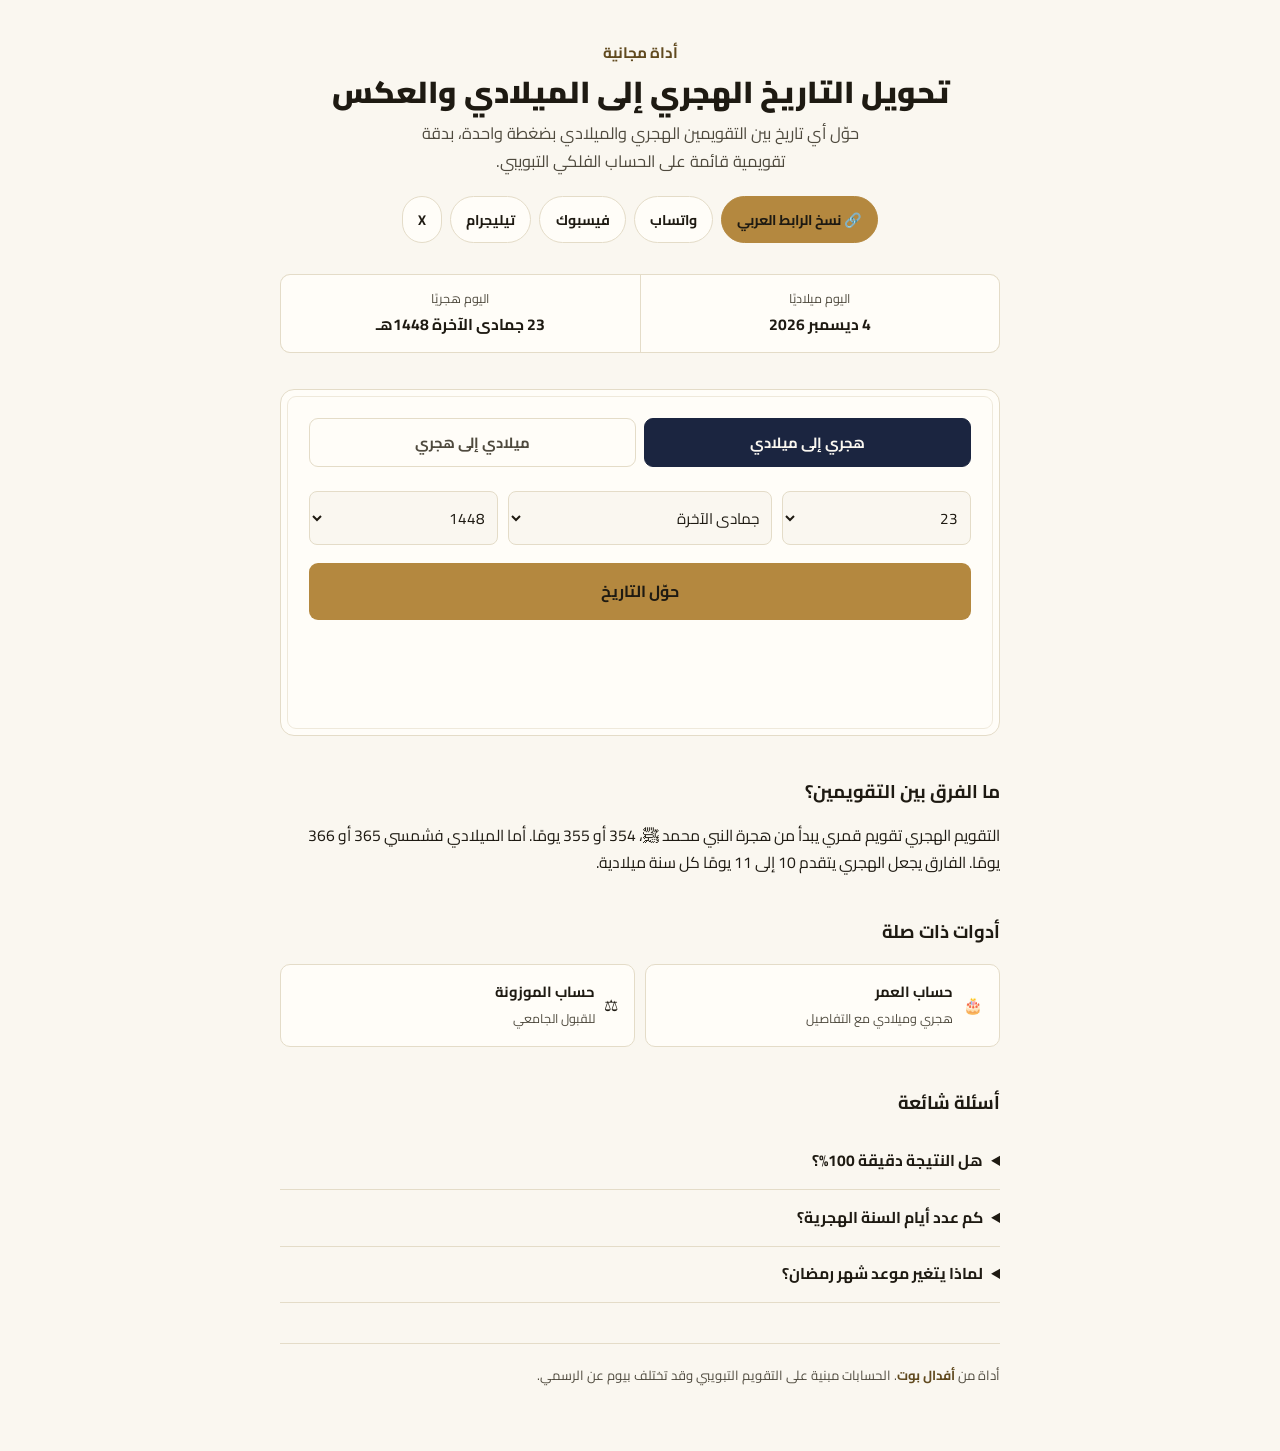
<file: ar/tahwil-tarikh-hijri-milady/index.html>
<!DOCTYPE html>
<html lang="ar" dir="rtl">
<head>
<meta charset="UTF-8">
<meta name="viewport" content="width=device-width, initial-scale=1, viewport-fit=cover">
<title>تحويل التاريخ الهجري إلى الميلادي والعكس 1446</title>
<meta name="description" content="أداة مجانية لتحويل التاريخ من الهجري إلى الميلادي والعكس بدقة، مع عرض تاريخ اليوم بالتقويمين.">
<link rel="canonical" href="https://afdalbot.com/ar/tahwil-tarikh-hijri-milady/">
<link rel="preload" href="/fonts/cairo-v31-arabic_latin-regular.woff2" as="font" type="font/woff2" crossorigin>
<link rel="preload" href="/fonts/cairo-v31-arabic_latin-700.woff2" as="font" type="font/woff2" crossorigin>
<link rel="preload" href="/fonts/cairo-v31-arabic_latin-900.woff2" as="font" type="font/woff2" crossorigin>
<script type="application/ld+json">
{"@context":"https://schema.org","@type":"FAQPage","mainEntity":[{"@type":"Question","name":"هل النتيجة دقيقة 100%؟","acceptedAnswer":{"@type":"Answer","text":"الأداة تعتمد التقويم الهجري الحسابي (التبويبي) المبني على معادلة فلكية ثابتة، وهو معتمد في أغلب التطبيقات والمكتبات البرمجية. قد يختلف الناتج بيوم واحد عن التقويم الرسمي المعتمد على رؤية الهلال الفعلية في بعض الأشهر، وهذا فرق معروف ومتوقع بين الطريقتين."}},{"@type":"Question","name":"كم عدد أيام السنة الهجرية؟","acceptedAnswer":{"@type":"Answer","text":"السنة الهجرية 354 يومًا في الغالب، و355 يومًا في السنوات الكبيسة، مقارنة بـ365 أو 366 يومًا في السنة الميلادية."}},{"@type":"Question","name":"لماذا يتغير موعد شهر رمضان كل سنة ميلادية؟","acceptedAnswer":{"@type":"Answer","text":"لأن التقويم الهجري قمري ويقصر عن التقويم الشمسي بنحو 10-11 يومًا سنويًا، فتتقدم كل المناسبات الهجرية (ومنها رمضان) بهذا الفارق كل سنة ميلادية."}},{"@type":"Question","name":"هل يمكن تحويل تاريخ قبل الهجرة؟","acceptedAnswer":{"@type":"Answer","text":"هذه النسخة مخصصة للتواريخ بعد بداية التقويم الهجري (من سنة 1 هـ فما بعد). التواريخ الميلادية المقابلة قبل ذلك تحتاج معالجة مختلفة."}}]}
</script>
<style>
  @font-face{font-family:'Cairo';font-style:normal;font-weight:400;font-display:optional;src:url('/fonts/cairo-v31-arabic_latin-regular.woff2') format('woff2');}
  @font-face{font-family:'Cairo';font-style:normal;font-weight:700;font-display:optional;src:url('/fonts/cairo-v31-arabic_latin-700.woff2') format('woff2');}
  @font-face{font-family:'Cairo';font-style:normal;font-weight:900;font-display:optional;src:url('/fonts/cairo-v31-arabic_latin-900.woff2') format('woff2');}
  @font-face{font-family:'Cairo Fallback';src:local('Tahoma'),local('Arial');ascent-override:105%;descent-override:35%;line-gap-override:10%;size-adjust:102%;}
  :root{--ink:#1e1a12;--paper:#faf7f0;--panel:#fffdf8;--brass:#b4883f;--brass-dark:#614a1f;--indigo:#1b2540;--line:#e4dcc8;--muted:#4f4a3e;}
  @media (prefers-color-scheme: dark){:root:not([data-theme="light"]){--ink:#efe9da;--paper:#15130f;--panel:#1d1a14;--brass:#d4a94f;--brass-dark:#e8c169;--indigo:#c9d3ec;--line:#332e22;--muted:#b8b0a0;}}
  *{box-sizing:border-box;}body{margin:0;background:var(--paper);color:var(--ink);font-family:'Cairo','Cairo Fallback',-apple-system,"Segoe UI",Tahoma,Arial,sans-serif;line-height:1.7;-webkit-font-smoothing:antialiased;}
  .wrap{max-width:760px;margin:0 auto;padding:2.5rem 1.25rem 4rem;}header{text-align:center;margin-bottom:1.2rem;}.kicker{color:var(--brass-dark);font-weight:700;font-size:.95rem;}h1{font-size:1.9rem;font-weight:900;margin:.35rem 0 .5rem;line-height:1.35;}header p{color:var(--muted);font-size:1.02rem;margin:0 auto;max-width:52ch;}
  .sr-only{position:absolute;width:1px;height:1px;padding:0;margin:-1px;overflow:hidden;clip:rect(0,0,0,0);white-space:nowrap;border:0;}
  .share-bar{display:flex;flex-wrap:wrap;gap:.5rem;justify-content:center;margin:1.25rem 0 1.9rem;min-height:44px;}
  .share-btn{display:inline-flex;align-items:center;gap:.4rem;padding:.6rem .95rem;border-radius:999px;border:1px solid var(--line);background:var(--panel);color:var(--ink);font-weight:700;font-size:.88rem;cursor:pointer;font-family:inherit;min-height:44px;}
  .share-btn.primary{background:var(--brass);border-color:var(--brass);color:#1e1a12;}.share-btn:hover{border-color:var(--brass);}.share-btn.primary:hover{background:var(--brass-dark);color:#fff;}
  .share-btn:focus-visible,.tab:focus-visible,select:focus-visible,button.convert:focus-visible{outline:2px solid var(--brass);outline-offset:2px;}
  .toast{position:fixed;bottom:20px;left:50%;transform:translateX(-50%) translateY(20px);background:var(--indigo);color:#fff;padding:.7rem 1.1rem;border-radius:999px;font-size:.88rem;font-weight:700;opacity:0;pointer-events:none;transition:all .25s;z-index:9999;}.toast.show{opacity:1;transform:translateX(-50%) translateY(0);}
  .today-strip{display:flex;gap:1px;background:var(--line);border:1px solid var(--line);border-radius:10px;overflow:hidden;margin:1.75rem 0 2.25rem;min-height:56px;}.today-strip>div{flex:1;background:var(--panel);padding:.85rem 1rem;text-align:center;}.today-strip .lbl{font-size:.78rem;color:var(--muted);margin-bottom:.15rem;}.today-strip .val{font-weight:700;font-variant-numeric:tabular-nums;font-size:.98rem;}
  .card{background:var(--panel);border:1px solid var(--line);border-radius:14px;padding:1.75rem;position:relative;}.card::before{content:"";position:absolute;inset:6px;border:1px solid var(--line);border-radius:9px;pointer-events:none;opacity:.6;}
  .tabs{display:flex;gap:.5rem;margin-bottom:1.5rem;}.tab{flex:1;padding:.7rem;text-align:center;border-radius:9px;cursor:pointer;font-weight:700;font-size:.92rem;border:1px solid var(--line);color:var(--muted);background:transparent;font-family:inherit;min-height:44px;}.tab.active{background:var(--indigo);color:var(--paper);border-color:var(--indigo);}
  .panel{display:none;}.panel.active{display:block;}.row{display:grid;grid-template-columns:1fr 1.4fr 1fr;gap:.6rem;margin-bottom:1.1rem;}
  select{width:100%;padding:.65rem .5rem;border-radius:8px;border:1px solid var(--line);background:var(--paper);color:var(--ink);font-family:inherit;font-size:.95rem;font-variant-numeric:tabular-nums;min-height:44px;}
  button.convert{width:100%;padding:.85rem;border:none;border-radius:9px;cursor:pointer;background:var(--brass);color:#1e1a12;font-family:inherit;font-weight:700;font-size:1rem;min-height:44px;}button.convert:hover{background:var(--brass-dark);color:#fff;}
  .result{margin-top:1.25rem;padding:1.1rem;border-radius:10px;background:var(--paper);border:1px dashed transparent;text-align:center;min-height:4.2rem;visibility:hidden;}.result.show{border-color:var(--line);visibility:visible;}.result .big{font-size:1.35rem;font-weight:900;font-variant-numeric:tabular-nums;}.result .small{color:var(--muted);font-size:.85rem;margin-top:.25rem;}
  section.about{margin-top:2.5rem;}section.about h2{font-size:1.15rem;font-weight:700;margin-bottom:.6rem;}section.about p{font-size:.98rem;}
  .faq{margin-top:2.5rem;}.faq h2{font-size:1.15rem;font-weight:700;margin-bottom:1rem;}details{border-bottom:1px solid var(--line);padding:.9rem 0;}details summary{font-weight:700;cursor:pointer;font-size:.98rem;}details p{color:var(--muted);margin:.6rem 0 0;font-size:.92rem;}
  .related{margin-top:2.5rem;}.related h2{font-size:1.15rem;font-weight:700;margin-bottom:1rem;}.related-grid{display:grid;grid-template-columns:1fr 1fr;gap:.6rem;}.related-card{background:var(--panel);border:1px solid var(--line);border-radius:10px;padding:.9rem 1rem;text-decoration:none;color:var(--ink);display:flex;align-items:center;gap:.6rem;transition:border-color .2s;}.related-card:hover{border-color:var(--brass);}
  footer{margin-top:2.5rem;padding-top:1.25rem;border-top:1px solid var(--line);}footer p{color:var(--muted);font-size:.82rem;margin:0;}a.home{color:var(--brass-dark);font-weight:700;text-decoration:none;}
  @media (max-width:520px){.row{grid-template-columns:1fr 1fr;} .row select:nth-child(1){grid-column:1/span 2;} .related-grid{grid-template-columns:1fr;}}
</style>
</head>
<body>
<div class="wrap">
  <header>
    <div class="kicker">أداة مجانية</div>
    <h1>تحويل التاريخ الهجري إلى الميلادي والعكس</h1>
    <p>حوّل أي تاريخ بين التقويمين الهجري والميلادي بضغطة واحدة، بدقة تقويمية قائمة على الحساب الفلكي التبويبي.</p>
  </header>
  <nav class="share-bar" aria-label="مشاركة">
    <button type="button" class="share-btn primary" onclick="copyArabicLink()">🔗 نسخ الرابط العربي</button>
    <button type="button" class="share-btn" onclick="shareWhatsApp()">واتساب</button>
    <button type="button" class="share-btn" onclick="shareFacebook()">فيسبوك</button>
    <button type="button" class="share-btn" onclick="shareTelegram()">تيليجرام</button>
    <button type="button" class="share-btn" onclick="shareX()">X</button>
  </nav>
  <div id="toast" class="toast">تم نسخ الرابط بالعربي ✅</div>
  <div class="today-strip" id="todayStrip"></div>
  <div class="card">
    <div class="tabs" role="tablist">
      <div class="tab active" data-tab="h2g" role="tab" aria-selected="true">هجري إلى ميلادي</div>
      <div class="tab" data-tab="g2h" role="tab" aria-selected="false">ميلادي إلى هجري</div>
    </div>
    <div class="panel active" id="panel-h2g" role="tabpanel">
      <div class="row">
        <select id="h_day" aria-label="اليوم الهجري"></select>
        <select id="h_month" aria-label="الشهر الهجري"></select>
        <select id="h_year" aria-label="السنة الهجرية"></select>
      </div>
      <button class="convert" onclick="convertH2G()">حوّل التاريخ</button>
      <div class="result" id="result-h2g"><div class="big" id="result-h2g-text"></div><div class="small">التاريخ الميلادي الموافق</div></div>
    </div>
    <div class="panel" id="panel-g2h" role="tabpanel">
      <div class="row">
        <select id="g_day" aria-label="اليوم الميلادي"></select>
        <select id="g_month" aria-label="الشهر الميلادي"></select>
        <select id="g_year" aria-label="السنة الميلادية"></select>
      </div>
      <button class="convert" onclick="convertG2H()">حوّل التاريخ</button>
      <div class="result" id="result-g2h"><div class="big" id="result-g2h-text"></div><div class="small">التاريخ الهجري الموافق</div></div>
    </div>
  </div>
  <section class="about">
    <h2>ما الفرق بين التقويمين؟</h2>
    <p>التقويم الهجري تقويم قمري يبدأ من هجرة النبي محمد ﷺ، 354 أو 355 يومًا. أما الميلادي فشمسي 365 أو 366 يومًا. الفارق يجعل الهجري يتقدم 10 إلى 11 يومًا كل سنة ميلادية.</p>
  </section>
  <section class="related">
    <h2>أدوات ذات صلة</h2>
    <div class="related-grid">
      <a class="related-card" href="/ar/hisab-al-omr/"><span>🎂</span><span><span style="display:block;font-weight:700;font-size:.92rem">حساب العمر</span><span style="font-size:.78rem;color:var(--muted)">هجري وميلادي مع التفاصيل</span></span></a>
<a class="related-card" href="/ar/hisab-mawzouna/"><span>⚖</span><span><span style="display:block;font-weight:700;font-size:.92rem">حساب الموزونة</span><span style="font-size:.78rem;color:var(--muted)">للقبول الجامعي</span></span></a>
    </div>
  </section>
  <section class="faq">
    <h2>أسئلة شائعة</h2>
    <details><summary>هل النتيجة دقيقة 100%؟</summary><p>الأداة تعتمد التقويم الهجري الحسابي (التبويبي) وهو معتمد في أغلب التطبيقات. قد يختلف بيوم واحد عن الرسمي المعتمد على رؤية الهلال.</p></details>
    <details><summary>كم عدد أيام السنة الهجرية؟</summary><p>354 يومًا في الغالب، و355 في السنوات الكبيسة.</p></details>
    <details><summary>لماذا يتغير موعد شهر رمضان؟</summary><p>لأن الهجري يقصر عن الشمسي بنحو 10-11 يومًا سنويًا.</p></details>
  </section>
  <footer><p>أداة من <a class="home" href="/">أفدال بوت</a>. الحسابات مبنية على التقويم التبويبي وقد تختلف بيوم عن الرسمي.</p></footer>
</div>
<script>
function getArabicUrl(){try{return decodeURI(location.href);}catch(e){return location.href;}}
function getEncodedUrl(){return location.href;}
function showToast(m){var t=document.getElementById('toast');if(m)t.textContent=m;t.classList.add('show');setTimeout(function(){t.classList.remove('show');},2200);}
function copyArabicLink(){var u=getArabicUrl();if(navigator.clipboard&&navigator.clipboard.writeText){navigator.clipboard.writeText(u).then(function(){showToast('تم نسخ الرابط بالعربي ✅');}).catch(function(){fallbackCopy(u);});}else fallbackCopy(u);}
function fallbackCopy(t){var ta=document.createElement('textarea');ta.value=t;document.body.appendChild(ta);ta.select();try{document.execCommand('copy');showToast('تم نسخ الرابط بالعربي ✅');}catch(e){}document.body.removeChild(ta);}
function shareWhatsApp(){open('https://wa.me/?text='+encodeURIComponent(getArabicUrl()),'_blank');}
function shareFacebook(){open('https://www.facebook.com/sharer/sharer.php?u='+encodeURIComponent(getEncodedUrl()),'_blank');}
function shareTelegram(){open('https://t.me/share/url?url='+encodeURIComponent(getEncodedUrl())+'&text='+encodeURIComponent('تحويل التاريخ الهجري'),'_blank');}
function shareX(){open('https://twitter.com/intent/tweet?url='+encodeURIComponent(getEncodedUrl())+'&text='+encodeURIComponent('تحويل التاريخ الهجري'),'_blank');}

function gregorianToJDN(y, m, d) {
  const a = Math.floor((14 - m) / 12);
  const y2 = y + 4800 - a;
  const m2 = m + 12 * a - 3;
  return d + Math.floor((153 * m2 + 2) / 5) + 365 * y2 + Math.floor(y2 / 4) - Math.floor(y2 / 100) + Math.floor(y2 / 400) - 32045;
}
function jdnToGregorian(jdn) {
  const a = jdn + 32044;
  const b = Math.floor((4 * a + 3) / 146097);
  const c = a - Math.floor((146097 * b) / 4);
  const d = Math.floor((4 * c + 3) / 1461);
  const e = c - Math.floor((1461 * d) / 4);
  const m = Math.floor((5 * e + 2) / 153);
  const day = e - Math.floor((153 * m + 2) / 5) + 1;
  const month = m + 3 - 12 * Math.floor(m / 10);
  const year = 100 * b + d - 4800 + Math.floor(m / 10);
  return {year, month, day};
}
function jdnToHijri(jdn) {
  let l = jdn - 1948440 + 10632;
  const n = Math.floor((l - 1) / 10631);
  l = l - 10631 * n + 354;
  const j = (Math.floor((10985 - l) / 5316)) * (Math.floor((50 * l) / 17719)) + (Math.floor(l / 5670)) * (Math.floor((43 * l) / 15238));
  l = l - (Math.floor((30 - j) / 15)) * (Math.floor((17719 * j) / 50)) - (Math.floor(j / 16)) * (Math.floor((15238 * j) / 43)) + 29;
  const hm = Math.floor((24 * l) / 709);
  const hd = l - Math.floor((709 * hm) / 24);
  const hy = 30 * n + j - 30;
  return {year: hy, month: hm, day: hd};
}
function hijriToJDN(hy, hm, hd) {
  return Math.floor((11 * hy + 3) / 30) + 354 * hy + 30 * hm - Math.floor((hm - 1) / 2) + hd + 1948440 - 385;
}

const hijriMonths = ["محرم","صفر","ربيع الأول","ربيع الآخر","جمادى الأولى","جمادى الآخرة","رجب","شعبان","رمضان","شوال","ذو القعدة","ذو الحجة"];
const gregMonths = ["يناير","فبراير","مارس","أبريل","مايو","يونيو","يوليو","أغسطس","سبتمبر","أكتوبر","نوفمبر","ديسمبر"];

function fillSelect(el, count, start, labels){
  el.innerHTML = "";
  for(let i=0;i<count;i++){
    const opt = document.createElement("option");
    const v = start + i;
    opt.value = v;
    opt.textContent = labels ? labels[i] : v;
    el.appendChild(opt);
  }
}

function initSelectors(){
  const todayJDN = gregorianToJDN(new Date().getFullYear(), new Date().getMonth()+1, new Date().getDate());
  const todayH = jdnToHijri(todayJDN);
  const todayG = {year:new Date().getFullYear(), month:new Date().getMonth()+1, day:new Date().getDate()};
  fillSelect(document.getElementById('h_day'), 30, 1);
  fillSelect(document.getElementById('h_month'), 12, 1, hijriMonths);
  fillSelect(document.getElementById('h_year'), 120, 1390);
  document.getElementById('h_day').value = todayH.day;
  document.getElementById('h_month').value = todayH.month;
  document.getElementById('h_year').value = todayH.year;
  fillSelect(document.getElementById('g_day'), 31, 1);
  fillSelect(document.getElementById('g_month'), 12, 1, gregMonths);
  fillSelect(document.getElementById('g_year'), 150, 1950);
  document.getElementById('g_day').value = todayG.day;
  document.getElementById('g_month').value = todayG.month;
  document.getElementById('g_year').value = todayG.year;
  document.getElementById('todayStrip').innerHTML = `<div><div class="lbl">اليوم ميلاديًا</div><div class="val">${todayG.day} ${gregMonths[todayG.month-1]} ${todayG.year}</div></div><div><div class="lbl">اليوم هجريًا</div><div class="val">${todayH.day} ${hijriMonths[todayH.month-1]} ${todayH.year}هـ</div></div>`;
}

function convertH2G(){
  const d = +document.getElementById('h_day').value;
  const m = +document.getElementById('h_month').value;
  const y = +document.getElementById('h_year').value;
  const jdn = hijriToJDN(y, m, d);
  const g = jdnToGregorian(jdn);
  document.getElementById('result-h2g-text').textContent = `${g.day} ${gregMonths[g.month-1]} ${g.year}م`;
  document.getElementById('result-h2g').classList.add('show');
}
function convertG2H(){
  const d = +document.getElementById('g_day').value;
  const m = +document.getElementById('g_month').value;
  const y = +document.getElementById('g_year').value;
  const jdn = gregorianToJDN(y, m, d);
  const h = jdnToHijri(jdn);
  document.getElementById('result-g2h-text').textContent = `${h.day} ${hijriMonths[h.month-1]} ${h.year}هـ`;
  document.getElementById('result-g2h').classList.add('show');
}

document.querySelectorAll('.tab').forEach(tab=>{
  tab.addEventListener('click', ()=>{
    document.querySelectorAll('.tab').forEach(t=>t.classList.remove('active'));
    document.querySelectorAll('.panel').forEach(p=>p.classList.remove('active'));
    tab.classList.add('active');
    document.getElementById('panel-'+tab.dataset.tab).classList.add('active');
  });
});

initSelectors();
</script>
</body>
</html>
</file>
